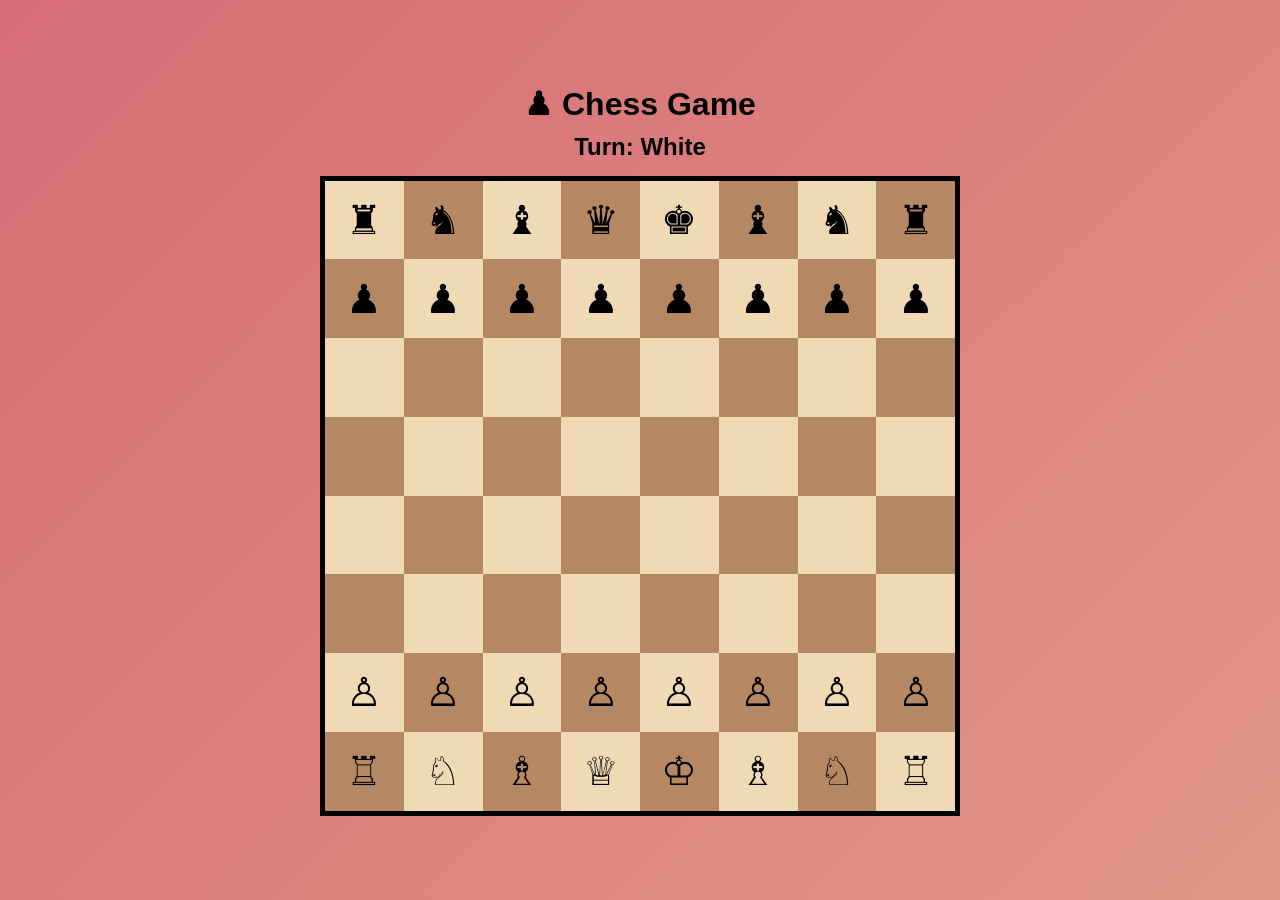
<file: chess project/index.html>
<!DOCTYPE html>
<html lang="en">

<head>

<meta charset="UTF-8">
<meta name="viewport" content="width=device-width, initial-scale=1.0">

<title>Chess Game</title>

<link rel="stylesheet" href="style.css">

</head>

<body>

<h1>♟ Chess Game</h1>

<h2 id="turn">Turn: White</h2>

<div id="board"></div>

<script src="script.js"></script>

</body>

</html>
</file>
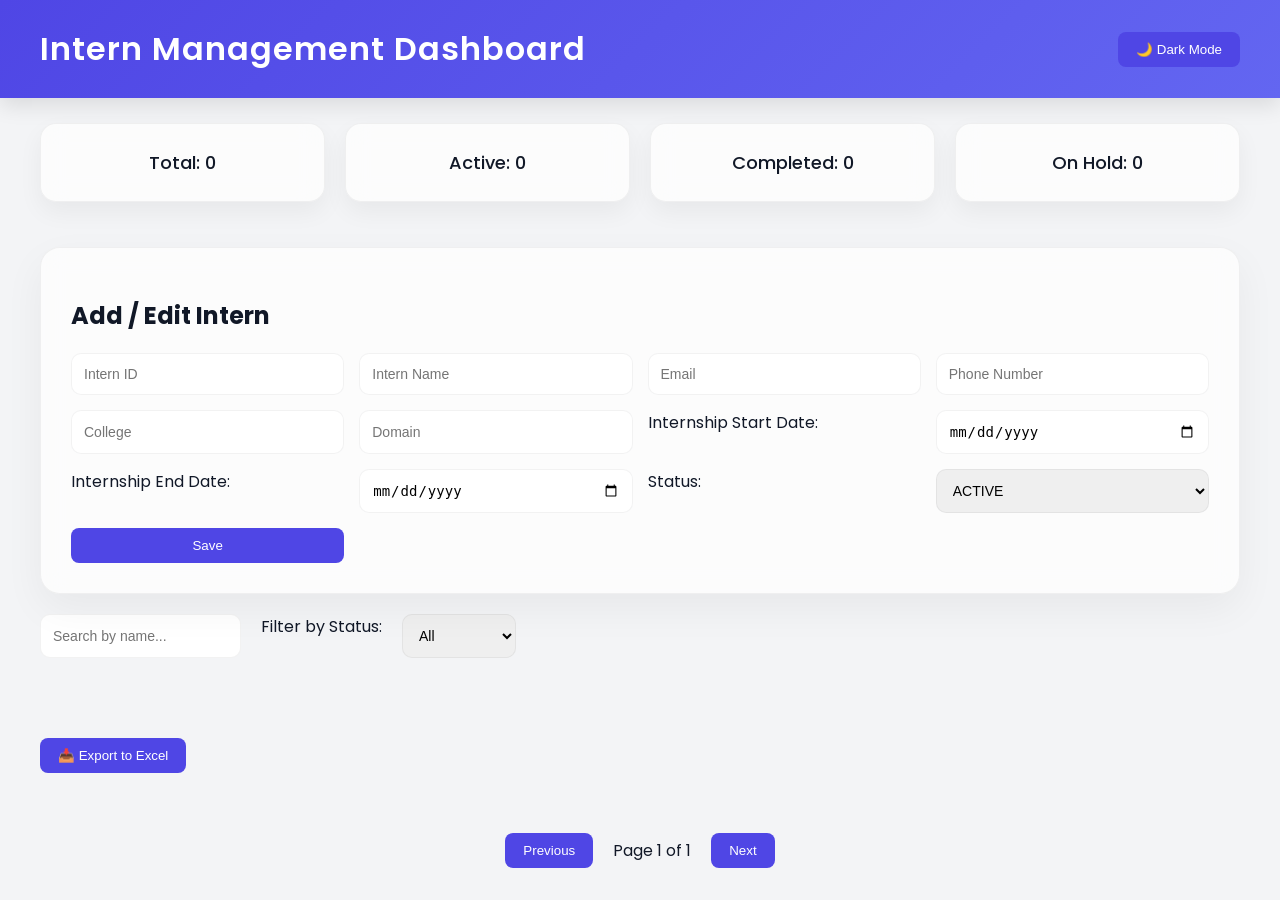
<file: Intern-Mangement-Dashboard/index.html>
<!DOCTYPE html>
<html lang="en">
<head>
    <meta charset="UTF-8">
    <meta name="viewport" content="width=device-width, initial-scale=1.0">
    <title>Intern Management Dashboard</title>
    <link rel="stylesheet" href="style.css">
</head>
<body>

<header>
    <h1>Intern Management Dashboard</h1>
    <button id="darkModeToggle">🌙 Dark Mode</button>
</header>

<section class="stats">
    <div class="stat-card">Total: <span id="totalCount">0</span></div>
    <div class="stat-card">Active: <span id="activeCount">0</span></div>
    <div class="stat-card">Completed: <span id="completedCount">0</span></div>
    <div class="stat-card">On Hold: <span id="onHoldCount">0</span></div>
</section>

<section class="form-section">
    <h2>Add / Edit Intern</h2>
    <form id="internForm">
        <input type="hidden" id="editIndex">

        <input type="text" id="internId" placeholder="Intern ID" required>
        <input type="text" id="internName" placeholder="Intern Name" required>
        <input type="email" id="email" placeholder="Email" required>
        <input type="text" id="phoneNumber" placeholder="Phone Number" required>
        <input type="text" id="college" placeholder="College" required>
        <input type="text" id="domain" placeholder="Domain" required>

        <label>Internship Start Date:</label>
        <input type="date" id="internshipStartDate" title="Internship Start Date" required>

        <label>Internship End Date:</label>
        <input type="date" id="internshipEndDate" title="Internship End Date" required>

        <label for="status">Status:</label>
        <select id="status" title="Internship Status">
            <option value="ACTIVE">ACTIVE</option>
            <option value="COMPLETED">COMPLETED</option>
            <option value="DROPPED">DROPPED</option>
        </select>

        <button type="submit">Save</button>
    </form>
</section>

<section class="filter-search">
    <input type="text" id="searchInput" placeholder="Search by name...">
    <label for="filterStatus">Filter by Status:</label>
    <select id="filterStatus">
        <option value="All">All</option>
        <option value="Active">Active</option>
        <option value="Completed">Completed</option>
        <option value="On Hold">On Hold</option>
    </select>
</section>

<section class="intern-list">
    <div id="internContainer"></div>
</section>

<div class="top-actions">
    <button id="exportBtn">📥 Export to Excel</button>
</div>

<div class="pagination">
    <button id="prevPage">Previous</button>
    <span id="pageInfo"></span>
    <button id="nextPage">Next</button>
</div>

<script src="script.js"></script>
</body>
</html>
</file>
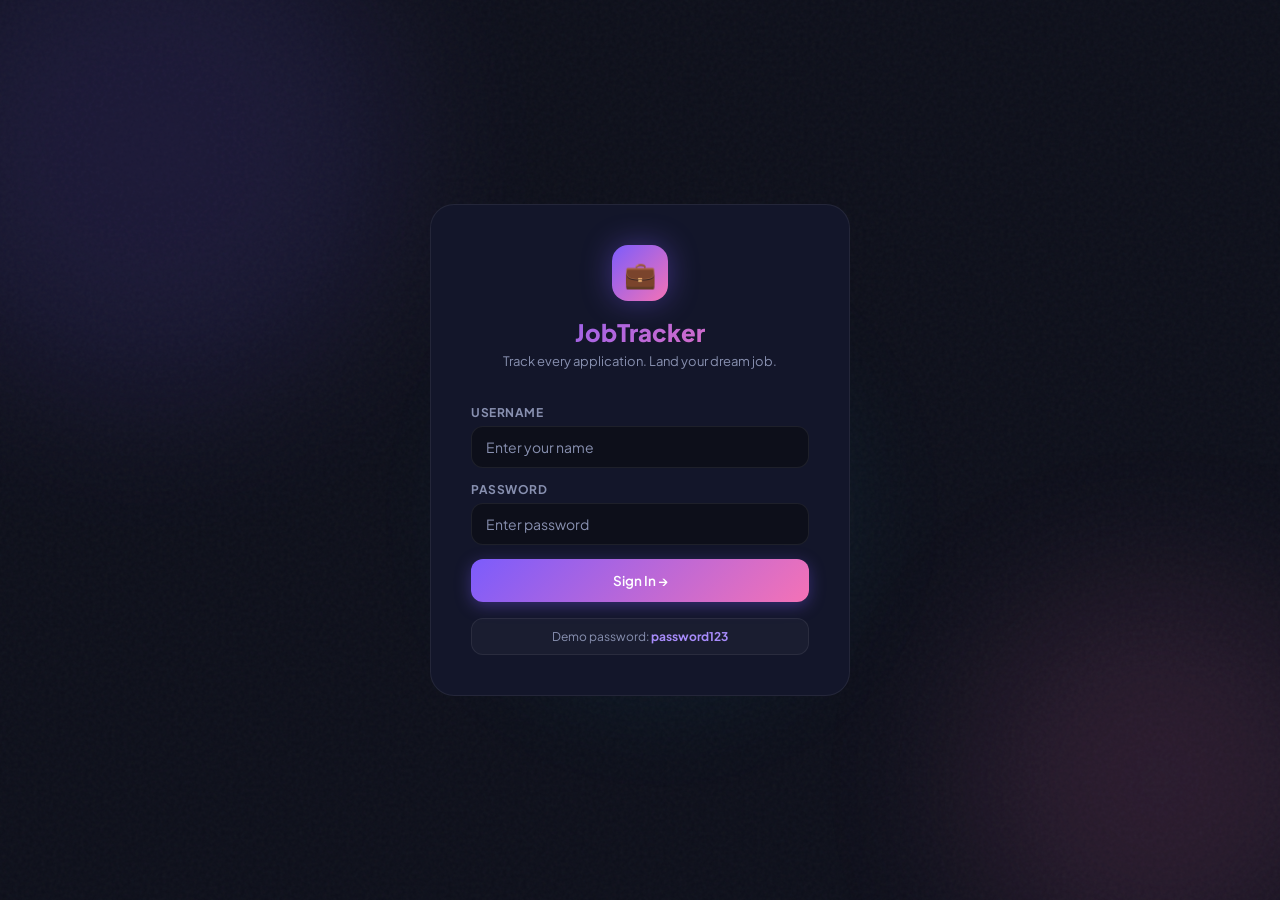
<file: Job_Application_Tracker/index.html>
<!DOCTYPE html>
<html lang="en">
<head>
  <meta charset="UTF-8">
  <meta name="viewport" content="width=device-width, initial-scale=1.0">
  <title>JobTracker — Login</title>
  <link rel="stylesheet" href="css/styles.css">
</head>
<body>

  <div class="blob blob-1"></div>
  <div class="blob blob-2"></div>
  <div class="blob blob-3"></div>

  <div class="login-page">
    <div class="login-card">

      <div class="login-header">
        <div class="login-logo">💼</div>
        <h1>JobTracker</h1>
        <p>Track every application. Land your dream job.</p>
      </div>

      <div class="login-form">
        <div class="input-group">
          <label>Username</label>
          <input type="text" id="username" placeholder="Enter your name" autocomplete="username">
        </div>
        <div class="input-group">
          <label>Password</label>
          <input type="password" id="password" placeholder="Enter password"
            autocomplete="current-password"
            onkeydown="if(event.key==='Enter') login()">
        </div>
        <button class="btn btn-primary" style="width:100%; justify-content:center; padding:13px;" onclick="login()">
          Sign In →
        </button>
      </div>

      <div class="login-hint">
        Demo password: <strong>password123</strong>
      </div>

    </div>
  </div>

  <div class="toast-container" id="toastContainer"></div>

  <script src="js/app.js"></script>
</body>
</html>
</file>
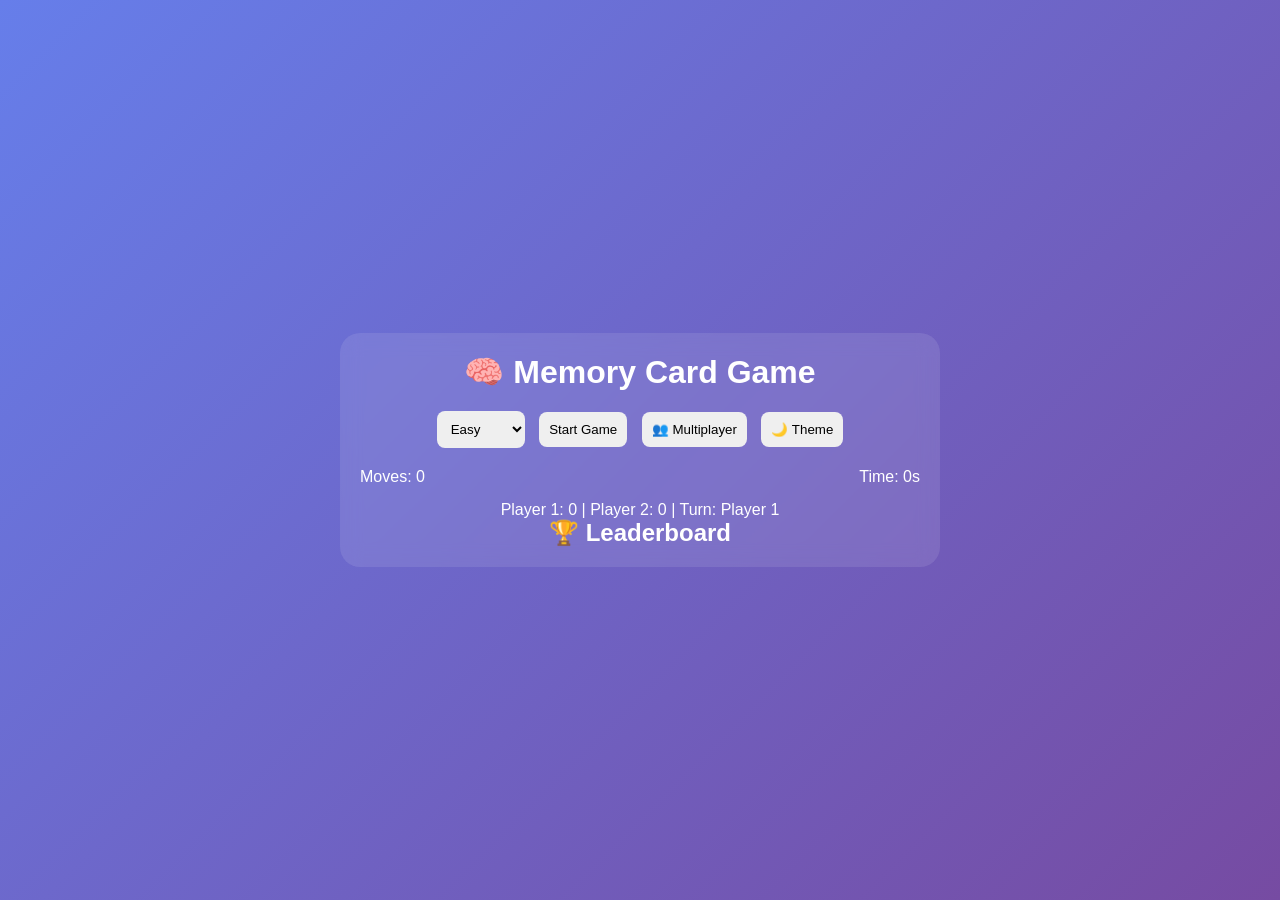
<file: Memory-Card-Game/index.html>
<!DOCTYPE html>
<html lang="en">

<head>
<meta charset="UTF-8">
<title>Memory Card Game</title>
<link rel="stylesheet" href="style.css">
</head>

<body>

<div class="container">

<h1>🧠 Memory Card Game</h1>

<div class="controls">

<select id="difficulty">
<option value="easy">Easy</option>
<option value="medium">Medium</option>
<option value="hard">Hard</option>
</select>

<button id="start">Start Game</button>
<button id="multiplayer">👥 Multiplayer</button>
<button id="themeToggle">🌙 Theme</button>

</div>

<div class="stats">
<div>Moves: <span id="moves">0</span></div>
<div>Time: <span id="timer">0</span>s</div>
</div>

<div id="players">
Player 1: <span id="p1">0</span> |
Player 2: <span id="p2">0</span> |
Turn: <span id="turn">Player 1</span>
</div>

<div id="board" class="board"></div>

<h2>🏆 Leaderboard</h2>
<ul id="leaderboard"></ul>

</div>

<canvas id="confetti"></canvas>

<script src="script.js"></script>

</body>
</html>
</file>
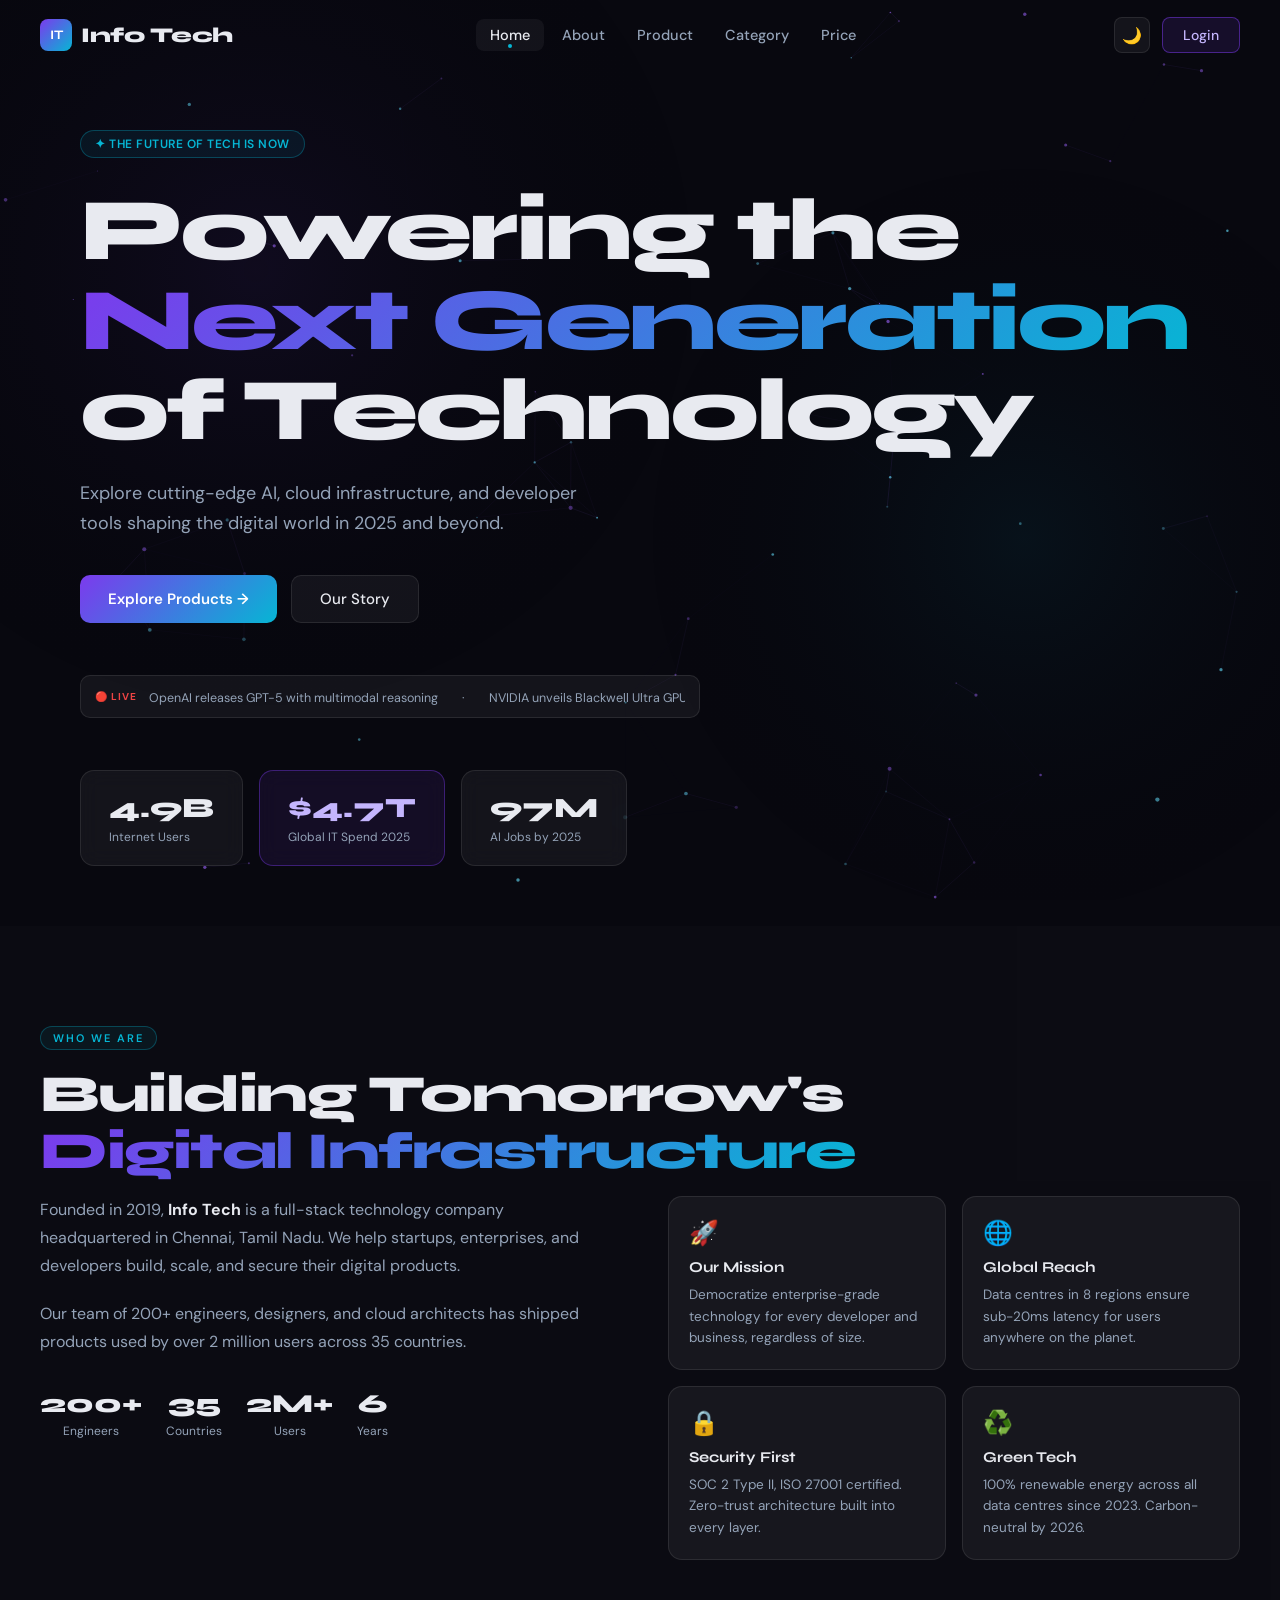
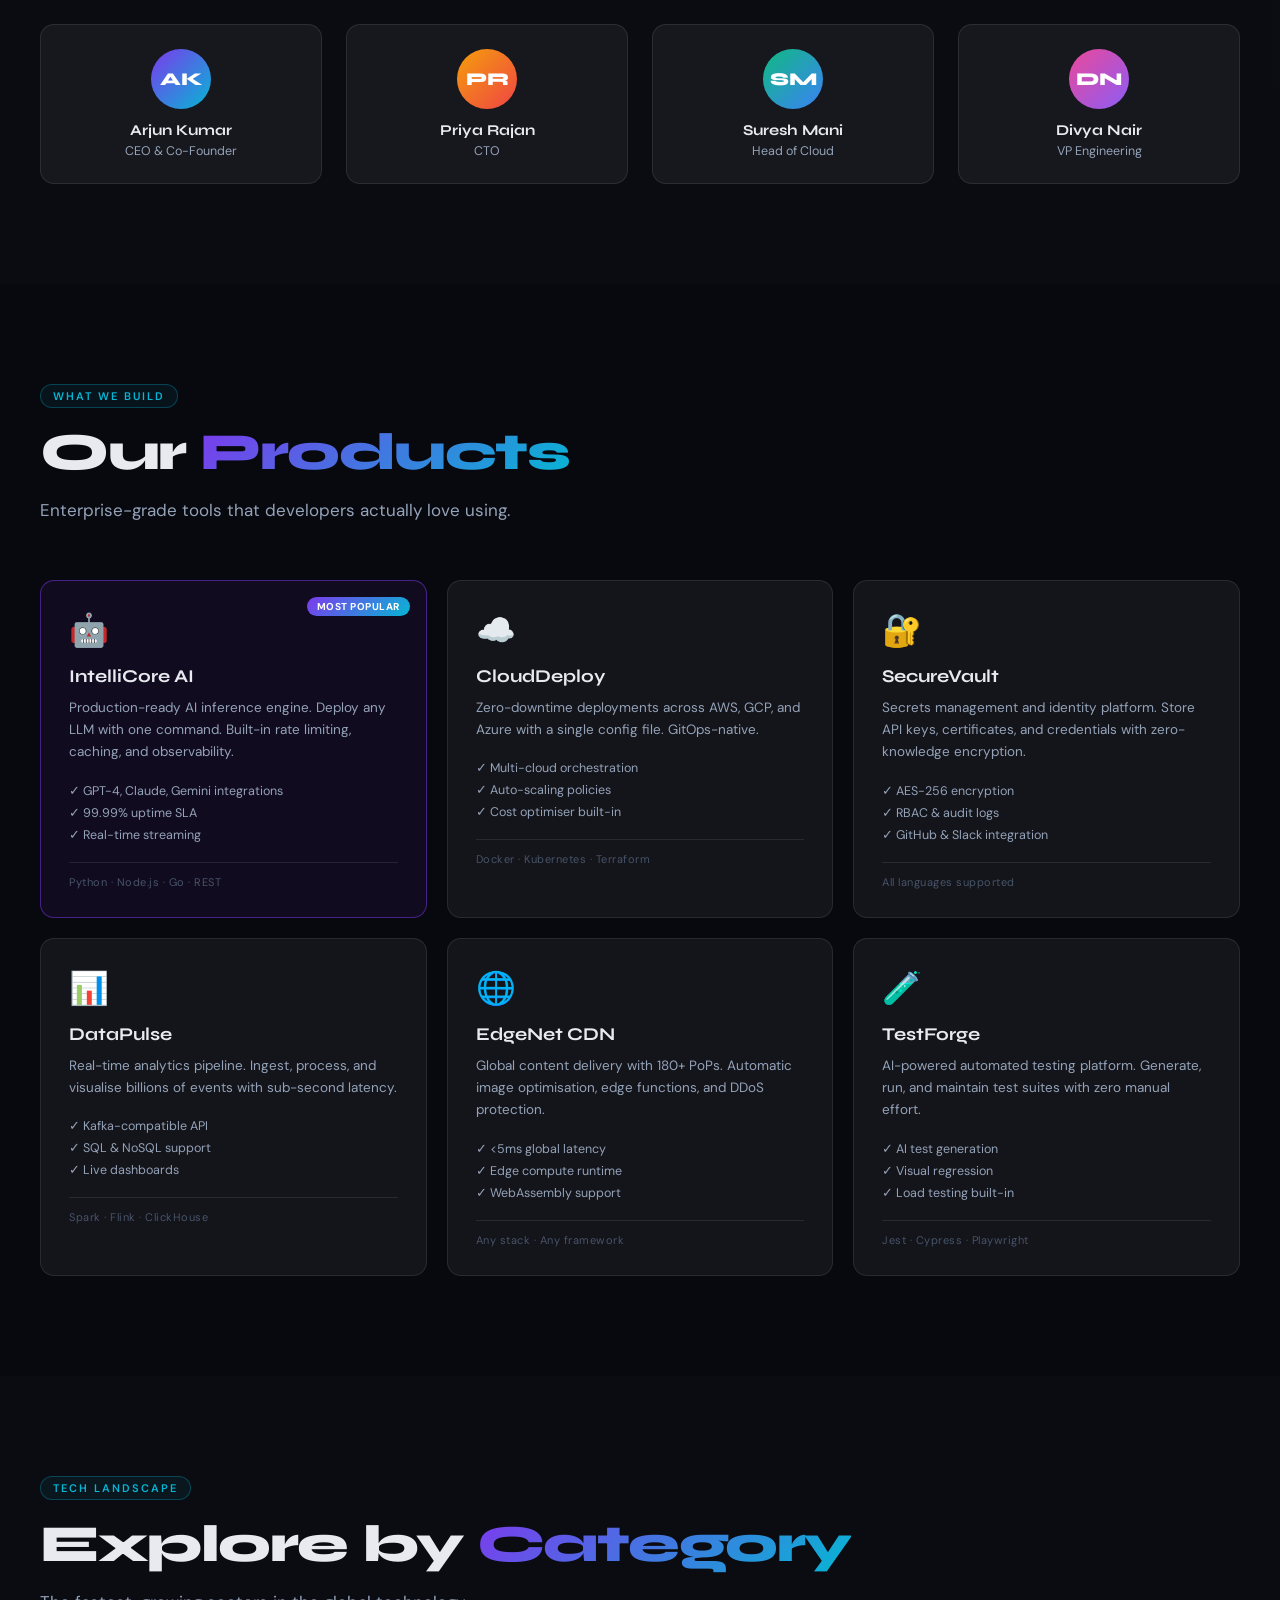
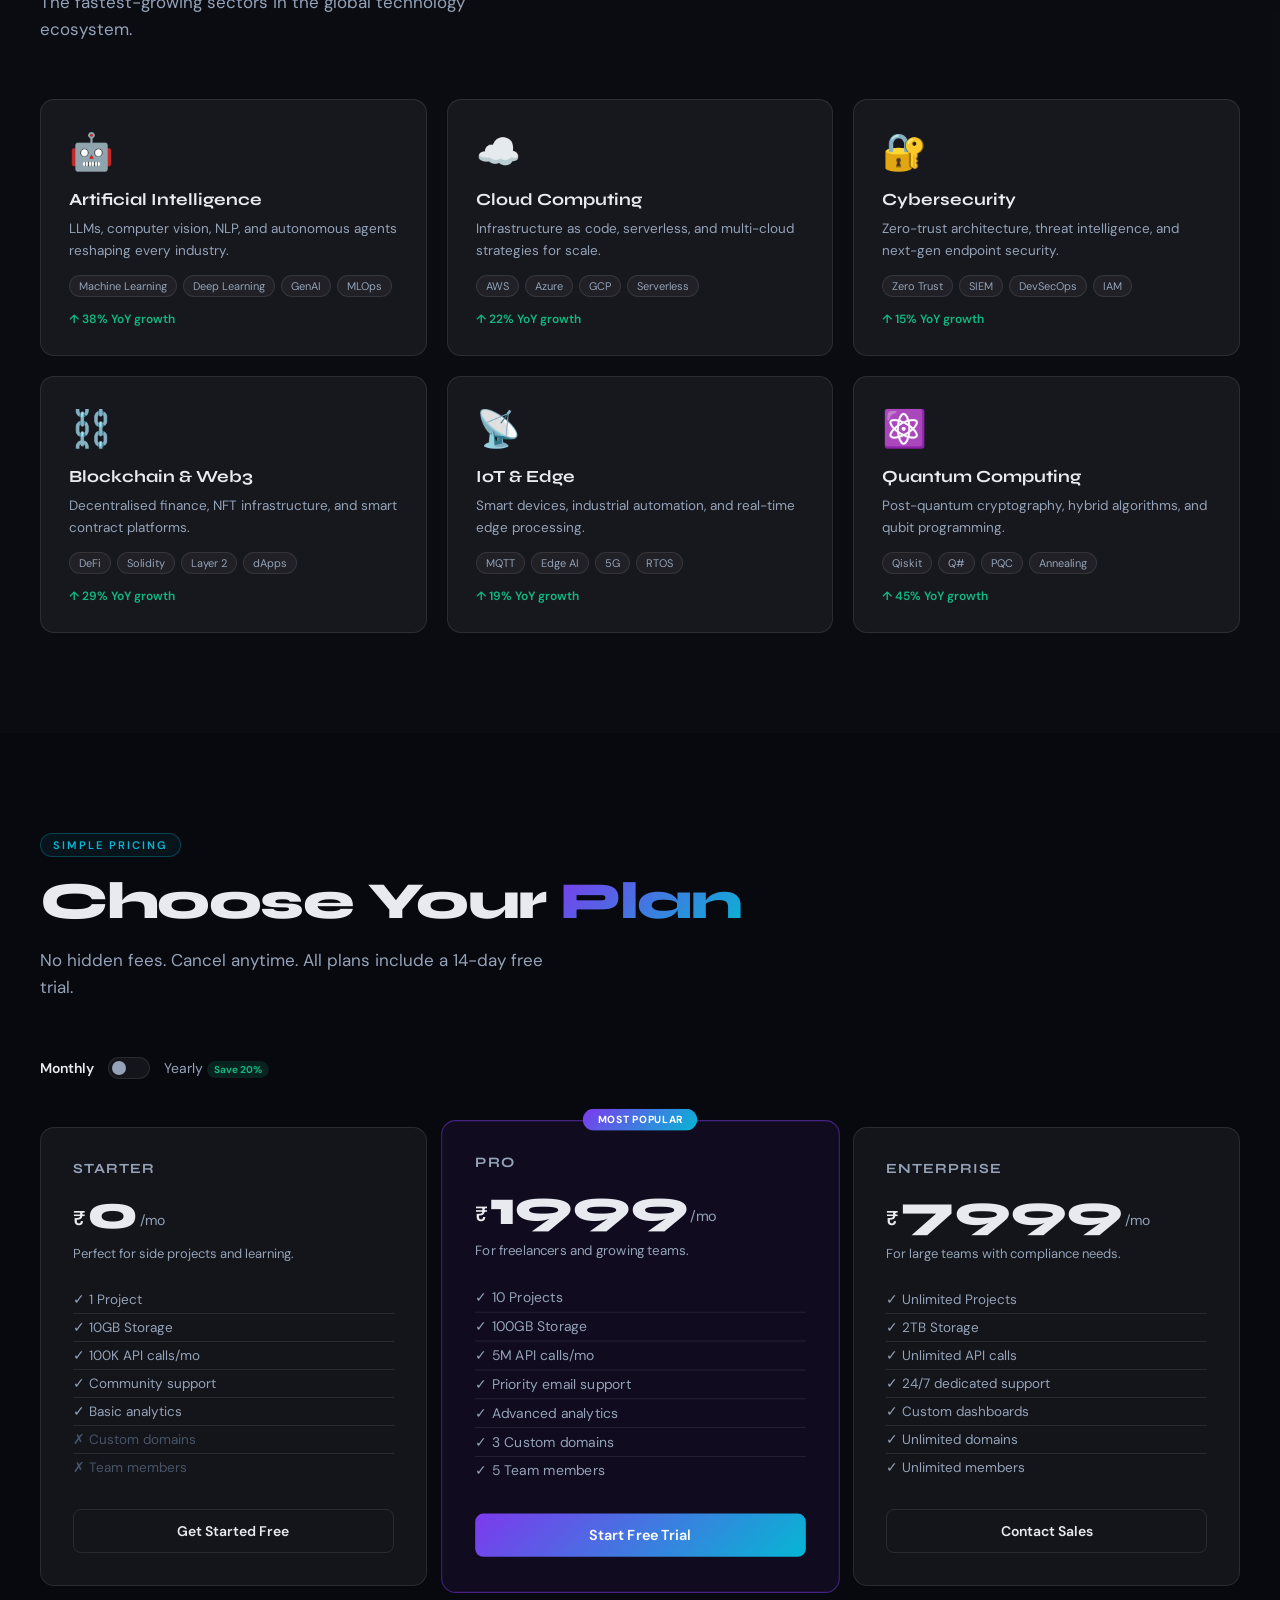
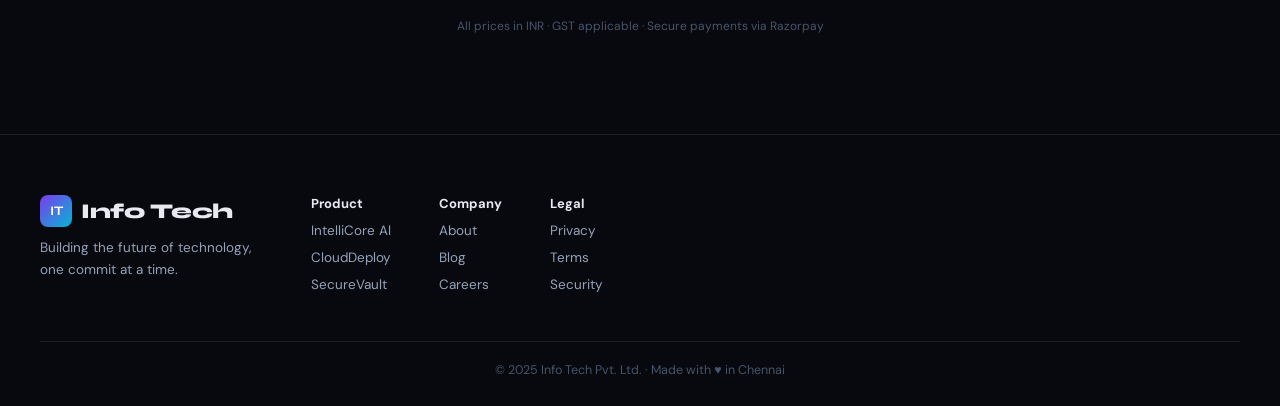
<file: Navbar/index.html>
<!DOCTYPE html>
<html lang="en">
<head>
  <meta charset="UTF-8">
  <meta name="viewport" content="width=device-width, initial-scale=1.0">
  <title>Info Tech — Future of Technology</title>
  <link href="https://fonts.googleapis.com/css2?family=Syne:wght@400;600;700;800&family=DM+Sans:ital,wght@0,300;0,400;0,500;1,400&display=swap" rel="stylesheet">
  <link rel="stylesheet" href="style.css">
</head>
<body>

  <!-- ANIMATED BACKGROUND -->
  <canvas id="bgCanvas"></canvas>

  <!-- HEADER -->
  <header id="header">
    <a href="#home" class="logo">
      <div class="logo-icon">IT</div>
      Info Tech
    </a>
    <nav>
      <ul id="navLinks">
        <li><a href="#home"     class="nav-link active">Home</a></li>
        <li><a href="#about"    class="nav-link">About</a></li>
        <li><a href="#product"  class="nav-link">Product</a></li>
        <li><a href="#category" class="nav-link">Category</a></li>
        <li><a href="#price"    class="nav-link">Price</a></li>
      </ul>
    </nav>
    <div class="nav-actions">
      <button class="theme-btn" id="themeBtn" title="Toggle theme">🌙</button>
      <button class="login-btn" id="loginBtn"><span>Login</span></button>
      <button class="hamburger" id="hamburger" aria-label="Toggle menu">
        <span></span><span></span><span></span>
      </button>
    </div>
  </header>

  <!-- MOBILE MENU -->
  <div class="mobile-menu" id="mobileMenu">
    <ul>
      <li><a href="#home"     class="nav-link active">Home     <span class="arrow">›</span></a></li>
      <li><a href="#about"    class="nav-link">About    <span class="arrow">›</span></a></li>
      <li><a href="#product"  class="nav-link">Product  <span class="arrow">›</span></a></li>
      <li><a href="#category" class="nav-link">Category <span class="arrow">›</span></a></li>
      <li><a href="#price"    class="nav-link">Price    <span class="arrow">›</span></a></li>
    </ul>
    <div class="mobile-divider"></div>
    <button class="mobile-login" id="mobileLoginBtn">Login to Info Tech →</button>
  </div>

  <!-- ══ SECTION 1: HOME ══ -->
  <section class="section hero-section" id="home">
    <div class="hero-content">
      <div class="hero-tag">✦ The Future of Tech is Now</div>
      <h1 class="hero-title">
        Powering the<br>
        <span class="gradient-text">Next Generation</span><br>
        of Technology
      </h1>
      <p class="hero-sub">
        Explore cutting-edge AI, cloud infrastructure, and developer tools shaping the digital world in 2025 and beyond.
      </p>
      <div class="hero-cta">
        <button class="btn-primary" onclick="document.getElementById('product').scrollIntoView({behavior:'smooth'})">Explore Products →</button>
        <button class="btn-ghost"   onclick="document.getElementById('about').scrollIntoView({behavior:'smooth'})">Our Story</button>
      </div>

      <!-- Live news ticker -->
      <div class="ticker-wrap">
        <span class="ticker-label">🔴 LIVE</span>
        <div class="ticker-track">
          <div class="ticker-items">
            <span>OpenAI releases GPT-5 with multimodal reasoning</span>
            <span>·</span>
            <span>NVIDIA unveils Blackwell Ultra GPU architecture</span>
            <span>·</span>
            <span>Meta's Llama 4 goes open source</span>
            <span>·</span>
            <span>Apple Intelligence expands to 40+ languages</span>
            <span>·</span>
            <span>Quantum computing hits 1,000-qubit milestone</span>
            <span>·</span>
            <span>Google DeepMind's AlphaFold 3 cracks protein folding</span>
            <span>·</span>
            <span>OpenAI releases GPT-5 with multimodal reasoning</span>
            <span>·</span>
            <span>NVIDIA unveils Blackwell Ultra GPU architecture</span>
            <span>·</span>
          </div>
        </div>
      </div>
    </div>

    <!-- Floating stat cards -->
    <div class="stat-cards">
      <div class="stat-card">
        <div class="stat-num">4.9B</div>
        <div class="stat-label">Internet Users</div>
      </div>
      <div class="stat-card highlight">
        <div class="stat-num">$4.7T</div>
        <div class="stat-label">Global IT Spend 2025</div>
      </div>
      <div class="stat-card">
        <div class="stat-num">97M</div>
        <div class="stat-label">AI Jobs by 2025</div>
      </div>
    </div>
  </section>

  <!-- ══ SECTION 2: ABOUT ══ -->
  <section class="section about-section" id="about">
    <div class="section-inner">
      <div class="section-label">Who We Are</div>
      <h2 class="section-title">Building Tomorrow's<br><span class="gradient-text">Digital Infrastructure</span></h2>

      <div class="about-grid">
        <div class="about-text">
          <p>Founded in 2019, <strong>Info Tech</strong> is a full-stack technology company headquartered in Chennai, Tamil Nadu. We help startups, enterprises, and developers build, scale, and secure their digital products.</p>
          <p>Our team of 200+ engineers, designers, and cloud architects has shipped products used by over 2 million users across 35 countries.</p>
          <div class="about-stats">
            <div class="astat"><span>200+</span>Engineers</div>
            <div class="astat"><span>35</span>Countries</div>
            <div class="astat"><span>2M+</span>Users</div>
            <div class="astat"><span>6</span>Years</div>
          </div>
        </div>
        <div class="about-cards">
          <div class="about-card"><div class="ac-icon">🚀</div><h4>Our Mission</h4><p>Democratize enterprise-grade technology for every developer and business, regardless of size.</p></div>
          <div class="about-card"><div class="ac-icon">🌐</div><h4>Global Reach</h4><p>Data centres in 8 regions ensure sub-20ms latency for users anywhere on the planet.</p></div>
          <div class="about-card"><div class="ac-icon">🔒</div><h4>Security First</h4><p>SOC 2 Type II, ISO 27001 certified. Zero-trust architecture built into every layer.</p></div>
          <div class="about-card"><div class="ac-icon">♻️</div><h4>Green Tech</h4><p>100% renewable energy across all data centres since 2023. Carbon-neutral by 2026.</p></div>
        </div>
      </div>

      <div class="team-row">
        <div class="team-card"><div class="team-avatar" style="background:linear-gradient(135deg,#7c3aed,#06b6d4)">AK</div><div class="team-name">Arjun Kumar</div><div class="team-role">CEO & Co-Founder</div></div>
        <div class="team-card"><div class="team-avatar" style="background:linear-gradient(135deg,#f59e0b,#ef4444)">PR</div><div class="team-name">Priya Rajan</div><div class="team-role">CTO</div></div>
        <div class="team-card"><div class="team-avatar" style="background:linear-gradient(135deg,#10b981,#3b82f6)">SM</div><div class="team-name">Suresh Mani</div><div class="team-role">Head of Cloud</div></div>
        <div class="team-card"><div class="team-avatar" style="background:linear-gradient(135deg,#ec4899,#8b5cf6)">DN</div><div class="team-name">Divya Nair</div><div class="team-role">VP Engineering</div></div>
      </div>
    </div>
  </section>

  <!-- ══ SECTION 3: PRODUCT ══ -->
  <section class="section product-section" id="product">
    <div class="section-inner">
      <div class="section-label">What We Build</div>
      <h2 class="section-title">Our <span class="gradient-text">Products</span></h2>
      <p class="section-sub">Enterprise-grade tools that developers actually love using.</p>

      <div class="product-grid">
        <div class="product-card featured">
          <div class="pc-badge">Most Popular</div>
          <div class="pc-icon">🤖</div>
          <h3>IntelliCore AI</h3>
          <p>Production-ready AI inference engine. Deploy any LLM with one command. Built-in rate limiting, caching, and observability.</p>
          <ul class="pc-features"><li>✓ GPT-4, Claude, Gemini integrations</li><li>✓ 99.99% uptime SLA</li><li>✓ Real-time streaming</li></ul>
          <div class="pc-lang">Python · Node.js · Go · REST</div>
        </div>
        <div class="product-card">
          <div class="pc-icon">☁️</div>
          <h3>CloudDeploy</h3>
          <p>Zero-downtime deployments across AWS, GCP, and Azure with a single config file. GitOps-native.</p>
          <ul class="pc-features"><li>✓ Multi-cloud orchestration</li><li>✓ Auto-scaling policies</li><li>✓ Cost optimiser built-in</li></ul>
          <div class="pc-lang">Docker · Kubernetes · Terraform</div>
        </div>
        <div class="product-card">
          <div class="pc-icon">🔐</div>
          <h3>SecureVault</h3>
          <p>Secrets management and identity platform. Store API keys, certificates, and credentials with zero-knowledge encryption.</p>
          <ul class="pc-features"><li>✓ AES-256 encryption</li><li>✓ RBAC & audit logs</li><li>✓ GitHub & Slack integration</li></ul>
          <div class="pc-lang">All languages supported</div>
        </div>
        <div class="product-card">
          <div class="pc-icon">📊</div>
          <h3>DataPulse</h3>
          <p>Real-time analytics pipeline. Ingest, process, and visualise billions of events with sub-second latency.</p>
          <ul class="pc-features"><li>✓ Kafka-compatible API</li><li>✓ SQL & NoSQL support</li><li>✓ Live dashboards</li></ul>
          <div class="pc-lang">Spark · Flink · ClickHouse</div>
        </div>
        <div class="product-card">
          <div class="pc-icon">🌐</div>
          <h3>EdgeNet CDN</h3>
          <p>Global content delivery with 180+ PoPs. Automatic image optimisation, edge functions, and DDoS protection.</p>
          <ul class="pc-features"><li>✓ &lt;5ms global latency</li><li>✓ Edge compute runtime</li><li>✓ WebAssembly support</li></ul>
          <div class="pc-lang">Any stack · Any framework</div>
        </div>
        <div class="product-card">
          <div class="pc-icon">🧪</div>
          <h3>TestForge</h3>
          <p>AI-powered automated testing platform. Generate, run, and maintain test suites with zero manual effort.</p>
          <ul class="pc-features"><li>✓ AI test generation</li><li>✓ Visual regression</li><li>✓ Load testing built-in</li></ul>
          <div class="pc-lang">Jest · Cypress · Playwright</div>
        </div>
      </div>
    </div>
  </section>

  <!-- ══ SECTION 4: CATEGORY ══ -->
  <section class="section category-section" id="category">
    <div class="section-inner">
      <div class="section-label">Tech Landscape</div>
      <h2 class="section-title">Explore by <span class="gradient-text">Category</span></h2>
      <p class="section-sub">The fastest-growing sectors in the global technology ecosystem.</p>

      <div class="category-grid">
        <div class="cat-card"><div class="cat-emoji">🤖</div><h3>Artificial Intelligence</h3><p>LLMs, computer vision, NLP, and autonomous agents reshaping every industry.</p><div class="cat-tags"><span>Machine Learning</span><span>Deep Learning</span><span>GenAI</span><span>MLOps</span></div><div class="cat-growth">↑ 38% YoY growth</div></div>
        <div class="cat-card"><div class="cat-emoji">☁️</div><h3>Cloud Computing</h3><p>Infrastructure as code, serverless, and multi-cloud strategies for scale.</p><div class="cat-tags"><span>AWS</span><span>Azure</span><span>GCP</span><span>Serverless</span></div><div class="cat-growth">↑ 22% YoY growth</div></div>
        <div class="cat-card"><div class="cat-emoji">🔐</div><h3>Cybersecurity</h3><p>Zero-trust architecture, threat intelligence, and next-gen endpoint security.</p><div class="cat-tags"><span>Zero Trust</span><span>SIEM</span><span>DevSecOps</span><span>IAM</span></div><div class="cat-growth">↑ 15% YoY growth</div></div>
        <div class="cat-card"><div class="cat-emoji">⛓️</div><h3>Blockchain & Web3</h3><p>Decentralised finance, NFT infrastructure, and smart contract platforms.</p><div class="cat-tags"><span>DeFi</span><span>Solidity</span><span>Layer 2</span><span>dApps</span></div><div class="cat-growth">↑ 29% YoY growth</div></div>
        <div class="cat-card"><div class="cat-emoji">📡</div><h3>IoT & Edge</h3><p>Smart devices, industrial automation, and real-time edge processing.</p><div class="cat-tags"><span>MQTT</span><span>Edge AI</span><span>5G</span><span>RTOS</span></div><div class="cat-growth">↑ 19% YoY growth</div></div>
        <div class="cat-card"><div class="cat-emoji">⚛️</div><h3>Quantum Computing</h3><p>Post-quantum cryptography, hybrid algorithms, and qubit programming.</p><div class="cat-tags"><span>Qiskit</span><span>Q#</span><span>PQC</span><span>Annealing</span></div><div class="cat-growth">↑ 45% YoY growth</div></div>
      </div>
    </div>
  </section>

  <!-- ══ SECTION 5: PRICE ══ -->
  <section class="section price-section" id="price">
    <div class="section-inner">
      <div class="section-label">Simple Pricing</div>
      <h2 class="section-title">Choose Your <span class="gradient-text">Plan</span></h2>
      <p class="section-sub">No hidden fees. Cancel anytime. All plans include a 14-day free trial.</p>

      <div class="billing-toggle">
        <span id="toggleMonthly" class="toggle-opt active">Monthly</span>
        <label class="switch">
          <input type="checkbox" id="billingSwitch">
          <span class="slider-switch"></span>
        </label>
        <span id="toggleYearly" class="toggle-opt">Yearly <em class="save-badge">Save 20%</em></span>
      </div>

      <div class="price-grid">
        <div class="price-card">
          <div class="plan-name">Starter</div>
          <div class="plan-price"><span class="currency">₹</span><span class="amount" data-monthly="0" data-yearly="0">0</span><span class="period">/mo</span></div>
          <div class="plan-desc">Perfect for side projects and learning.</div>
          <ul class="plan-features">
            <li>✓ 1 Project</li><li>✓ 10GB Storage</li><li>✓ 100K API calls/mo</li>
            <li>✓ Community support</li><li>✓ Basic analytics</li>
            <li class="disabled">✗ Custom domains</li><li class="disabled">✗ Team members</li>
          </ul>
          <button class="plan-btn outline">Get Started Free</button>
        </div>
        <div class="price-card popular">
          <div class="popular-badge">Most Popular</div>
          <div class="plan-name">Pro</div>
          <div class="plan-price"><span class="currency">₹</span><span class="amount" data-monthly="1999" data-yearly="1599">1999</span><span class="period">/mo</span></div>
          <div class="plan-desc">For freelancers and growing teams.</div>
          <ul class="plan-features">
            <li>✓ 10 Projects</li><li>✓ 100GB Storage</li><li>✓ 5M API calls/mo</li>
            <li>✓ Priority email support</li><li>✓ Advanced analytics</li>
            <li>✓ 3 Custom domains</li><li>✓ 5 Team members</li>
          </ul>
          <button class="plan-btn filled">Start Free Trial</button>
        </div>
        <div class="price-card">
          <div class="plan-name">Enterprise</div>
          <div class="plan-price"><span class="currency">₹</span><span class="amount" data-monthly="7999" data-yearly="6399">7999</span><span class="period">/mo</span></div>
          <div class="plan-desc">For large teams with compliance needs.</div>
          <ul class="plan-features">
            <li>✓ Unlimited Projects</li><li>✓ 2TB Storage</li><li>✓ Unlimited API calls</li>
            <li>✓ 24/7 dedicated support</li><li>✓ Custom dashboards</li>
            <li>✓ Unlimited domains</li><li>✓ Unlimited members</li>
          </ul>
          <button class="plan-btn outline">Contact Sales</button>
        </div>
      </div>
      <p class="price-note">All prices in INR · GST applicable · Secure payments via Razorpay</p>
    </div>
  </section>

  <!-- FOOTER -->
  <footer class="footer">
    <div class="footer-inner">
      <div class="footer-brand">
        <div class="logo" style="margin-bottom:10px;text-decoration:none;color:inherit">
          <div class="logo-icon">IT</div> Info Tech
        </div>
        <p>Building the future of technology,<br>one commit at a time.</p>
      </div>
      <div class="footer-links">
        <div><strong>Product</strong><a href="#product">IntelliCore AI</a><a href="#product">CloudDeploy</a><a href="#product">SecureVault</a></div>
        <div><strong>Company</strong><a href="#about">About</a><a href="#category">Blog</a><a href="#price">Careers</a></div>
        <div><strong>Legal</strong><a href="#">Privacy</a><a href="#">Terms</a><a href="#">Security</a></div>
      </div>
    </div>
    <div class="footer-bottom">© 2025 Info Tech Pvt. Ltd. · Made with ♥ in Chennai</div>
  </footer>

  <!-- TOAST -->
  <div class="toast" id="toast">
    <div class="toast-dot"></div>
    <span id="toastMsg">Welcome!</span>
  </div>

  <script src="script.js"></script>
</body>
</html>
</file>
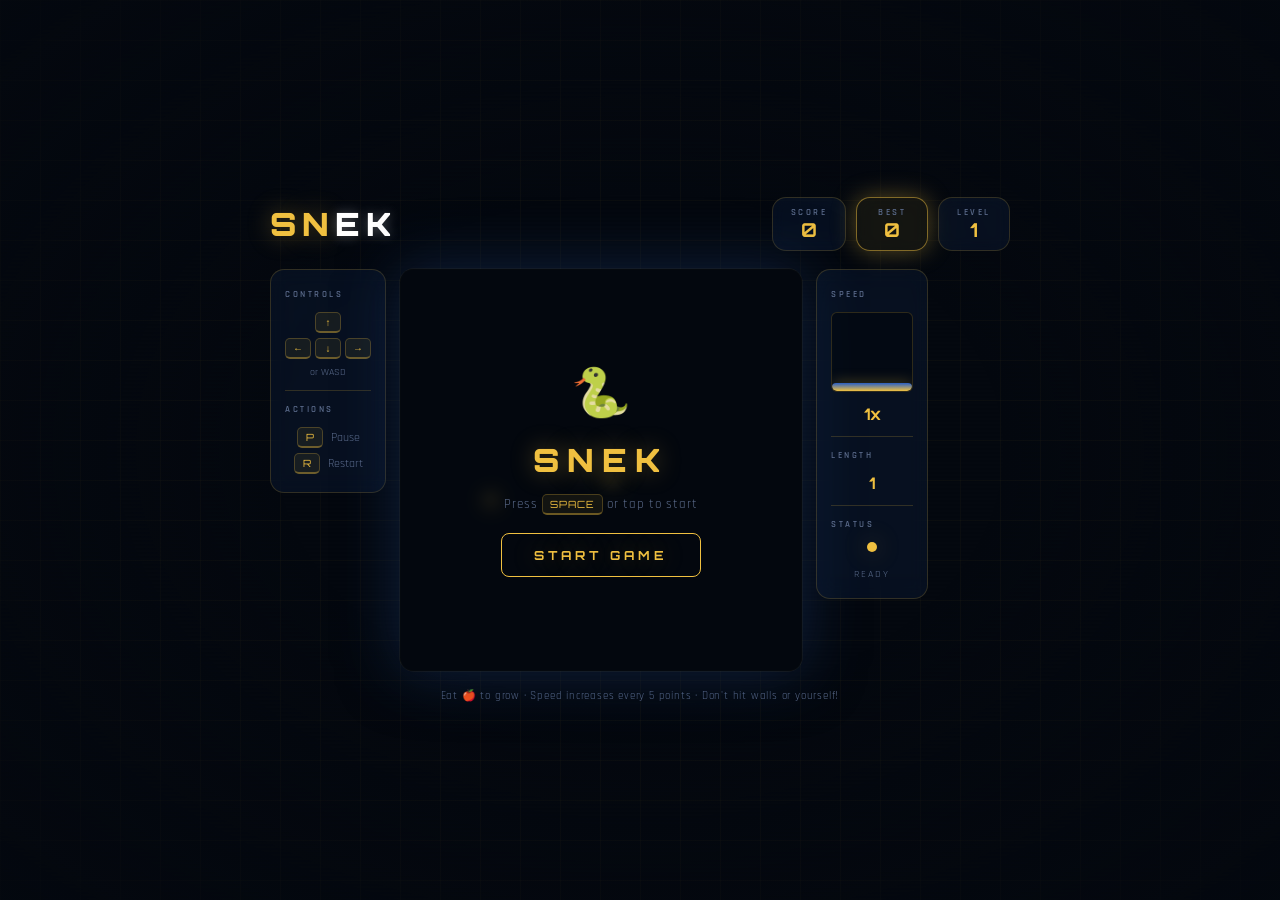
<file: Snake-Game/index.html>
<!DOCTYPE html>
<html lang="en">
<head>
  <meta charset="UTF-8"/>
  <meta name="viewport" content="width=device-width, initial-scale=1.0"/>
  <title>SNEK — Neon Snake Game</title>
  <link href="https://fonts.googleapis.com/css2?family=Orbitron:wght@400;700;900&family=Rajdhani:wght@300;400;600&display=swap" rel="stylesheet"/>
  <link rel="stylesheet" href="style.css"/>
</head>
<body>

  <div class="bg-grid"></div>
  <div class="scanline"></div>

  <div class="container">

    <header>
      <div class="logo">SN<span>EK</span></div>
      <div class="header-stats">
        <div class="stat-box">
          <div class="stat-label">SCORE</div>
          <div class="stat-value" id="score">0</div>
        </div>
        <div class="stat-box highlight">
          <div class="stat-label">BEST</div>
          <div class="stat-value" id="highScore">0</div>
        </div>
        <div class="stat-box">
          <div class="stat-label">LEVEL</div>
          <div class="stat-value" id="level">1</div>
        </div>
      </div>
    </header>

    <div class="game-wrap">
      <!-- Side panel left -->
      <div class="side-panel left">
        <div class="panel-label">CONTROLS</div>
        <div class="key-grid">
          <div class="key-row"><kbd>↑</kbd></div>
          <div class="key-row"><kbd>←</kbd><kbd>↓</kbd><kbd>→</kbd></div>
          <div class="key-hint">or WASD</div>
        </div>
        <div class="divider"></div>
        <div class="panel-label">ACTIONS</div>
        <div class="key-grid">
          <div class="key-row"><kbd>P</kbd> <span>Pause</span></div>
          <div class="key-row"><kbd>R</kbd> <span>Restart</span></div>
        </div>
      </div>

      <!-- Canvas -->
      <div class="canvas-wrap">
        <canvas id="gameCanvas" width="400" height="400"></canvas>

        <!-- Overlays -->
        <div class="overlay" id="startOverlay">
          <div class="overlay-icon">🐍</div>
          <div class="overlay-title">SNEK</div>
          <div class="overlay-sub">Press <kbd>SPACE</kbd> or tap to start</div>
          <button class="btn-start" id="startBtn">START GAME</button>
        </div>

        <div class="overlay hidden" id="pauseOverlay">
          <div class="overlay-icon">⏸</div>
          <div class="overlay-title">PAUSED</div>
          <div class="overlay-sub">Press <kbd>P</kbd> to resume</div>
          <button class="btn-start" id="resumeBtn">RESUME</button>
        </div>

        <div class="overlay hidden" id="gameOverOverlay">
          <div class="overlay-icon">💀</div>
          <div class="overlay-title">GAME OVER</div>
          <div class="go-score">Score: <span id="finalScore">0</span></div>
          <div class="go-best" id="newBestMsg" style="display:none">🏆 New High Score!</div>
          <button class="btn-start" id="restartBtn">PLAY AGAIN</button>
        </div>
      </div>

      <!-- Side panel right -->
      <div class="side-panel right">
        <div class="panel-label">SPEED</div>
        <div class="speed-bar-wrap">
          <div class="speed-bar" id="speedBar"></div>
        </div>
        <div class="speed-val" id="speedVal">1x</div>
        <div class="divider"></div>
        <div class="panel-label">LENGTH</div>
        <div class="length-val" id="lengthVal">1</div>
        <div class="divider"></div>
        <div class="panel-label">STATUS</div>
        <div class="status-dot" id="statusDot"></div>
        <div class="status-txt" id="statusTxt">READY</div>
      </div>
    </div>

    <footer>
      <div class="footer-tip">Eat 🍎 to grow · Speed increases every 5 points · Don't hit walls or yourself!</div>
    </footer>

  </div>

  <script src="app.js"></script>
</body>
</html>
</file>
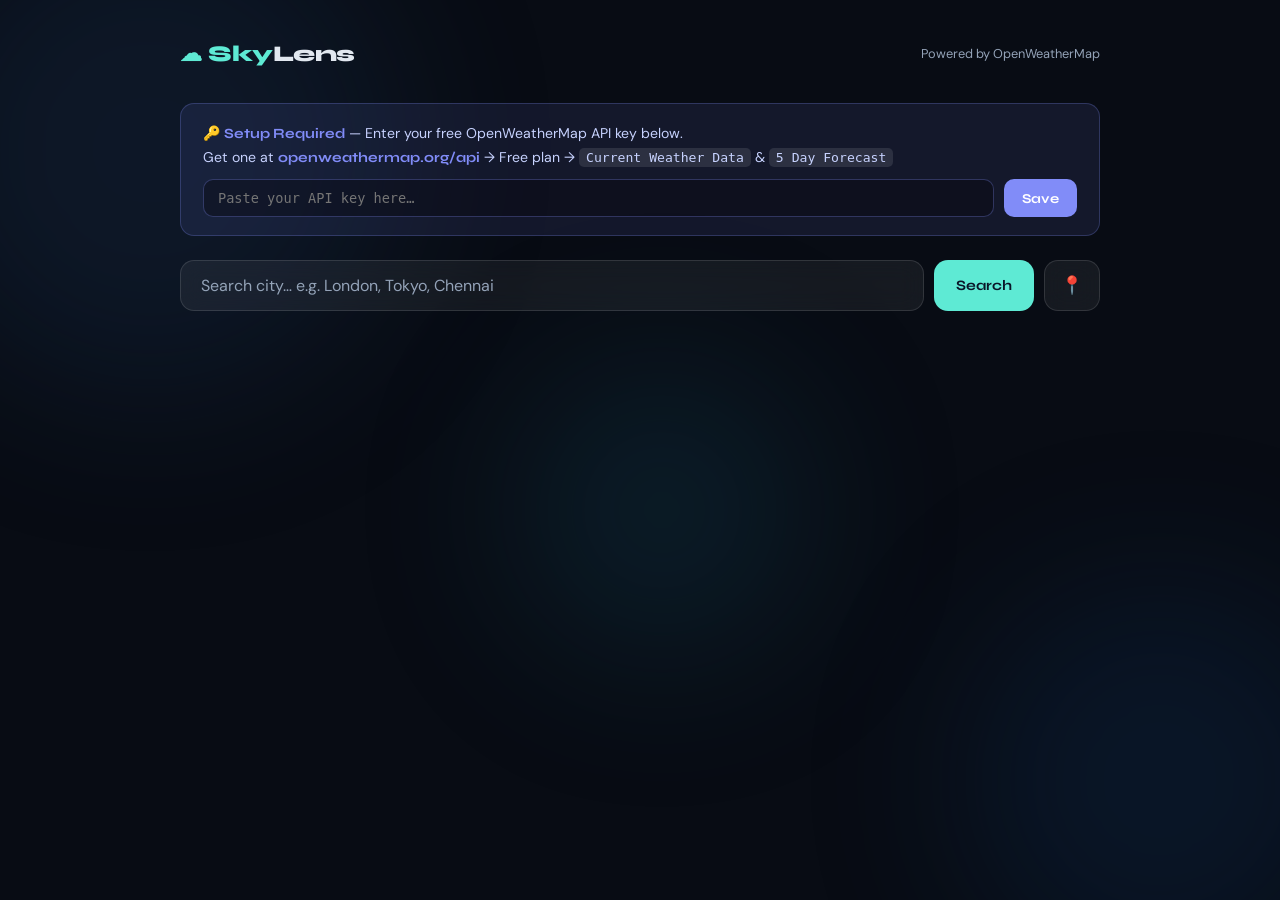
<file: weather-dashboard/index.html>
<!DOCTYPE html>
<html lang="en">
<head>
  <meta charset="UTF-8" />
  <meta name="viewport" content="width=device-width, initial-scale=1.0"/>
  <title>SkyLens — Weather Dashboard</title>
  <link href="https://fonts.googleapis.com/css2?family=Syne:wght@400;600;700;800&family=DM+Sans:wght@300;400;500&display=swap" rel="stylesheet"/>
  <link rel="stylesheet" href="style.css"/>
</head>
<body>

  <!-- Animated background orbs -->
  <div class="bg-orbs">
    <div class="orb orb1"></div>
    <div class="orb orb2"></div>
    <div class="orb orb3"></div>
  </div>

  <div class="wrapper">

    <!-- Header -->
    <header>
      <div class="brand">☁ Sky<span>Lens</span></div>
      <div class="header-sub">Powered by OpenWeatherMap</div>
    </header>

    <!-- API Key Notice -->
    <div class="api-notice" id="apiNotice">
      <strong>🔑 Setup Required</strong> — Enter your free OpenWeatherMap API key below.<br/>
      Get one at <strong>openweathermap.org/api</strong> → Free plan → <code>Current Weather Data</code> & <code>5 Day Forecast</code>
      <div class="key-row">
        <input type="text" id="apiKeyInput" placeholder="Paste your API key here…"/>
        <button class="btn-save" onclick="saveKey()">Save</button>
      </div>
    </div>

    <!-- Search -->
    <div class="search-wrap">
      <input type="text" id="searchInput" placeholder="Search city… e.g. London, Tokyo, Chennai"/>
      <button class="btn" onclick="searchWeather()">Search</button>
      <button class="btn btn-geo" title="Use my location" onclick="getGeo()">📍</button>
    </div>

    <!-- Loading / Error messages -->
    <div class="message" id="loadingMsg">
      <div class="spinner"></div>
      Fetching weather data…
    </div>
    <div class="message error" id="errorMsg"></div>

    <!-- Current weather card -->
    <div class="glass main-card" id="mainCard">
      <div class="main-top">
        <div>
          <div class="city-name" id="cityName">—</div>
          <div class="country-tag" id="countryTag"></div>
          <span class="weather-icon-main" id="mainIcon">🌤</span>
          <div class="condition" id="condition">—</div>
        </div>
        <div class="main-right">
          <div class="temp-big" id="tempBig">—<sup>°C</sup></div>
          <div class="feels" id="feelsLike">Feels like —</div>
        </div>
      </div>
      <div class="divider"></div>
      <div class="stats-row" id="statsRow"></div>
    </div>

    <!-- Hourly forecast -->
    <div class="section-title" id="hourlyTitle" style="display:none">Hourly Forecast</div>
    <div class="hourly-row" id="hourlyRow"></div>

    <!-- 5-Day forecast -->
    <div class="section-title" id="forecastTitle" style="display:none">5-Day Forecast</div>
    <div class="forecast-grid" id="forecastGrid"></div>

  </div>

  <script src="app.js"></script>
</body>
</html>
</file>
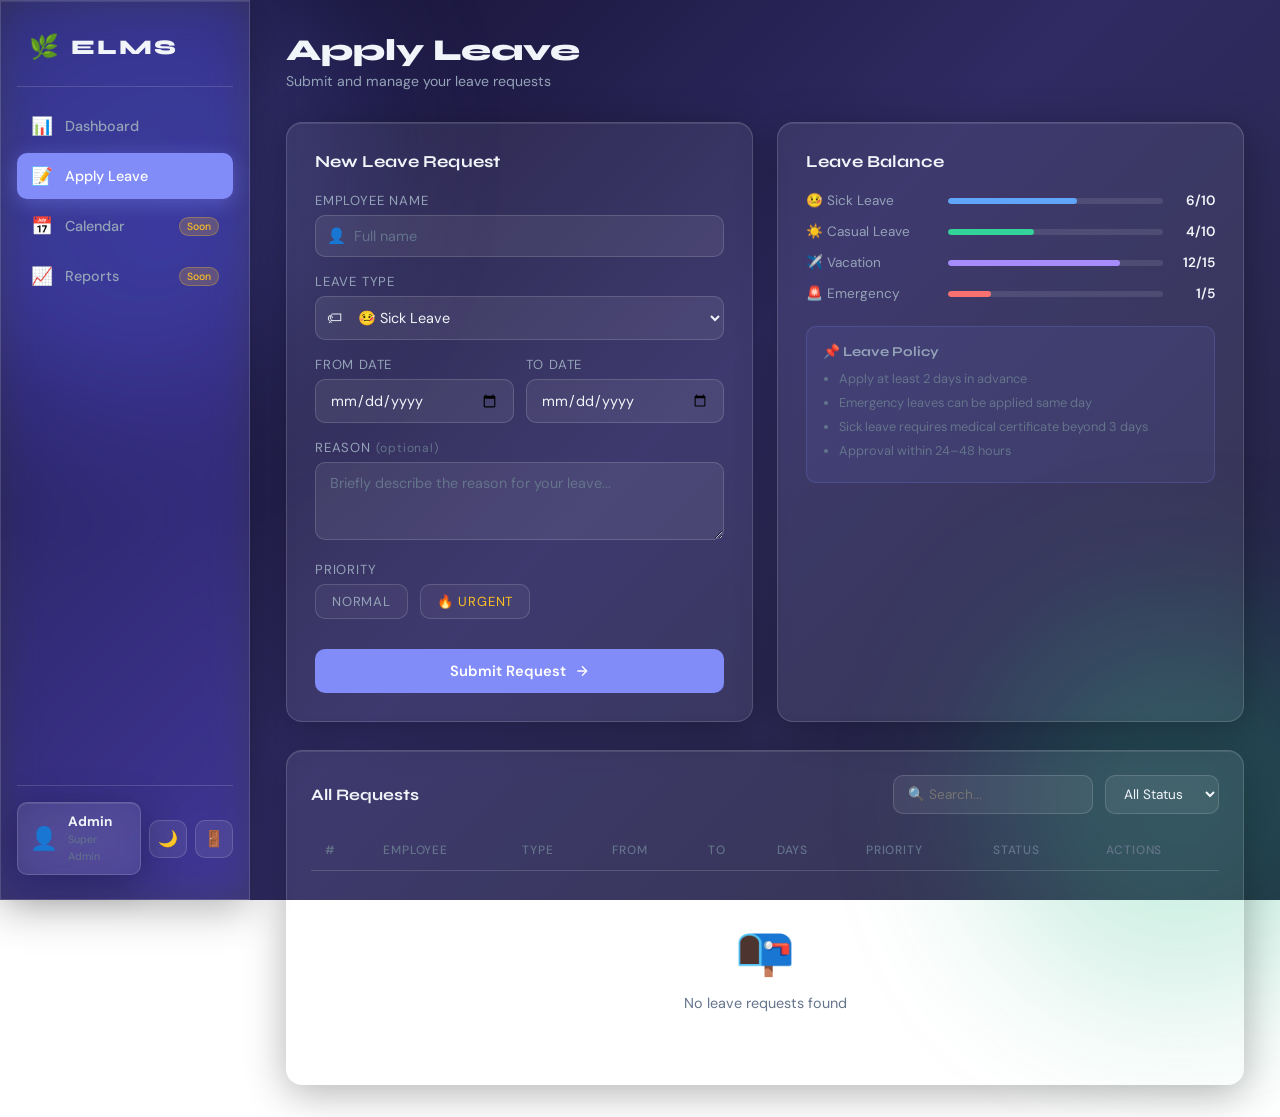
<file: Employee_Leave_Mangement/apply-leave.html>
<!DOCTYPE html>
<html lang="en">
<head>
  <meta charset="utf-8">
  <meta name="viewport" content="width=device-width, initial-scale=1.0">
  <title>ELMS — Apply Leave</title>
  <link rel="stylesheet" href="styles.css">
  <link href="https://fonts.googleapis.com/css2?family=Syne:wght@400;600;700;800&family=DM+Sans:wght@300;400;500&display=swap" rel="stylesheet">
</head>
<body>

  <div class="blob blob-1"></div>
  <div class="blob blob-2"></div>

  <!-- Sidebar -->
  <aside class="sidebar glass" id="sidebar">
    <div class="sidebar-brand">
      <span class="brand-icon">🌿</span>
      <span>ELMS</span>
    </div>

    <nav class="sidebar-nav">
      <a href="dashboard.html" class="nav-link">
        <span class="nav-icon">📊</span>
        <span>Dashboard</span>
      </a>
      <a href="apply-leave.html" class="nav-link active">
        <span class="nav-icon">📝</span>
        <span>Apply Leave</span>
      </a>
      <a href="#" class="nav-link" onclick="showToast('Calendar coming soon!','info')">
        <span class="nav-icon">📅</span>
        <span>Calendar</span>
        <span class="badge">Soon</span>
      </a>
      <a href="#" class="nav-link" onclick="showToast('Reports coming soon!','info')">
        <span class="nav-icon">📈</span>
        <span>Reports</span>
        <span class="badge">Soon</span>
      </a>
    </nav>

    <div class="sidebar-bottom">
      <div class="user-chip glass">
        <span class="user-avatar">👤</span>
        <div>
          <strong>Admin</strong>
          <small>Super Admin</small>
        </div>
      </div>
      <button class="btn-icon" onclick="toggleTheme()" title="Toggle Theme">🌙</button>
      <button class="btn-icon danger" onclick="logout()" title="Logout">🚪</button>
    </div>
  </aside>

  <button class="hamburger" id="hamburger" onclick="toggleSidebar()">☰</button>

  <main class="content" id="mainContent">
    <div class="page-header">
      <div>
        <h1>Apply Leave</h1>
        <p class="subtitle">Submit and manage your leave requests</p>
      </div>
    </div>

    <div class="two-col-layout">
      <!-- Leave Form -->
      <div class="form-card glass">
        <h3>New Leave Request</h3>

        <div class="form-group">
          <label>Employee Name</label>
          <div class="input-wrap">
            <span class="input-icon">👤</span>
            <input id="empName" type="text" placeholder="Full name" required>
          </div>
        </div>

        <div class="form-group">
          <label>Leave Type</label>
          <div class="input-wrap select-wrap">
            <span class="input-icon">🏷</span>
            <select id="leaveType">
              <option value="Sick Leave">🤒 Sick Leave</option>
              <option value="Casual Leave">☀️ Casual Leave</option>
              <option value="Vacation">✈️ Vacation</option>
              <option value="Maternity Leave">🤱 Maternity Leave</option>
              <option value="Paternity Leave">👨‍👦 Paternity Leave</option>
              <option value="Emergency Leave">🚨 Emergency Leave</option>
            </select>
          </div>
        </div>

        <div class="date-row">
          <div class="form-group">
            <label>From Date</label>
            <div class="input-wrap">
              <input type="date" id="fromDate" required>
            </div>
          </div>
          <div class="form-group">
            <label>To Date</label>
            <div class="input-wrap">
              <input type="date" id="toDate" required>
            </div>
          </div>
        </div>

        <div class="form-group" id="daysDisplay" style="display:none">
          <div class="days-chip">📅 <strong id="totalDays">0</strong> working day(s) selected</div>
        </div>

        <div class="form-group">
          <label>Reason <span class="optional">(optional)</span></label>
          <textarea id="reason" placeholder="Briefly describe the reason for your leave..." rows="3"></textarea>
        </div>

        <div class="form-group">
          <label>Priority</label>
          <div class="priority-row">
            <label class="priority-opt">
              <input type="radio" name="priority" value="Normal" checked>
              <span>Normal</span>
            </label>
            <label class="priority-opt urgent">
              <input type="radio" name="priority" value="Urgent">
              <span>🔥 Urgent</span>
            </label>
          </div>
        </div>

        <button class="btn-primary full" onclick="applyLeave()">
          Submit Request
          <svg width="16" height="16" viewBox="0 0 24 24" fill="none" stroke="currentColor" stroke-width="2"><path d="M5 12h14M12 5l7 7-7 7"/></svg>
        </button>
      </div>

      <!-- Leave Balance -->
      <div class="balance-card glass">
        <h3>Leave Balance</h3>
        <div class="balance-list">
          <div class="balance-item">
            <div class="balance-label">🤒 Sick Leave</div>
            <div class="balance-bar-wrap">
              <div class="balance-bar" style="--w:60%; --c:#60a5fa"></div>
            </div>
            <span class="balance-val">6/10</span>
          </div>
          <div class="balance-item">
            <div class="balance-label">☀️ Casual Leave</div>
            <div class="balance-bar-wrap">
              <div class="balance-bar" style="--w:40%; --c:#34d399"></div>
            </div>
            <span class="balance-val">4/10</span>
          </div>
          <div class="balance-item">
            <div class="balance-label">✈️ Vacation</div>
            <div class="balance-bar-wrap">
              <div class="balance-bar" style="--w:80%; --c:#a78bfa"></div>
            </div>
            <span class="balance-val">12/15</span>
          </div>
          <div class="balance-item">
            <div class="balance-label">🚨 Emergency</div>
            <div class="balance-bar-wrap">
              <div class="balance-bar" style="--w:20%; --c:#f87171"></div>
            </div>
            <span class="balance-val">1/5</span>
          </div>
        </div>

        <div class="policy-box">
          <h4>📌 Leave Policy</h4>
          <ul>
            <li>Apply at least 2 days in advance</li>
            <li>Emergency leaves can be applied same day</li>
            <li>Sick leave requires medical certificate beyond 3 days</li>
            <li>Approval within 24–48 hours</li>
          </ul>
        </div>
      </div>
    </div>

    <!-- Leave Table -->
    <div class="table-card glass">
      <div class="section-header">
        <h3>All Requests</h3>
        <div class="table-controls">
          <input id="searchInput" type="text" placeholder="🔍 Search..." oninput="filterLeaves()" class="search-input">
          <select id="filterStatus" onchange="filterLeaves()" class="filter-select">
            <option value="">All Status</option>
            <option value="Pending">Pending</option>
            <option value="Approved">Approved</option>
            <option value="Rejected">Rejected</option>
          </select>
        </div>
      </div>

      <div class="table-wrap">
        <table class="modern-table">
          <thead>
            <tr>
              <th>#</th>
              <th>Employee</th>
              <th>Type</th>
              <th>From</th>
              <th>To</th>
              <th>Days</th>
              <th>Priority</th>
              <th>Status</th>
              <th>Actions</th>
            </tr>
          </thead>
          <tbody id="leaveTable"></tbody>
        </table>
        <div id="emptyState" class="empty-state hidden">
          <span>📭</span>
          <p>No leave requests found</p>
        </div>
      </div>
    </div>
  </main>

  <div id="toast" class="toast hidden"></div>

  <!-- Confirm Modal -->
  <div id="modal" class="modal-overlay hidden">
    <div class="modal-box glass">
      <h3 id="modalTitle">Confirm Action</h3>
      <p id="modalMsg">Are you sure?</p>
      <div class="modal-actions">
        <button class="btn-secondary" onclick="closeModal()">Cancel</button>
        <button class="btn-primary" id="modalConfirm">Confirm</button>
      </div>
    </div>
  </div>

  <script src="app.js"></script>
</body>
</html>
</file>
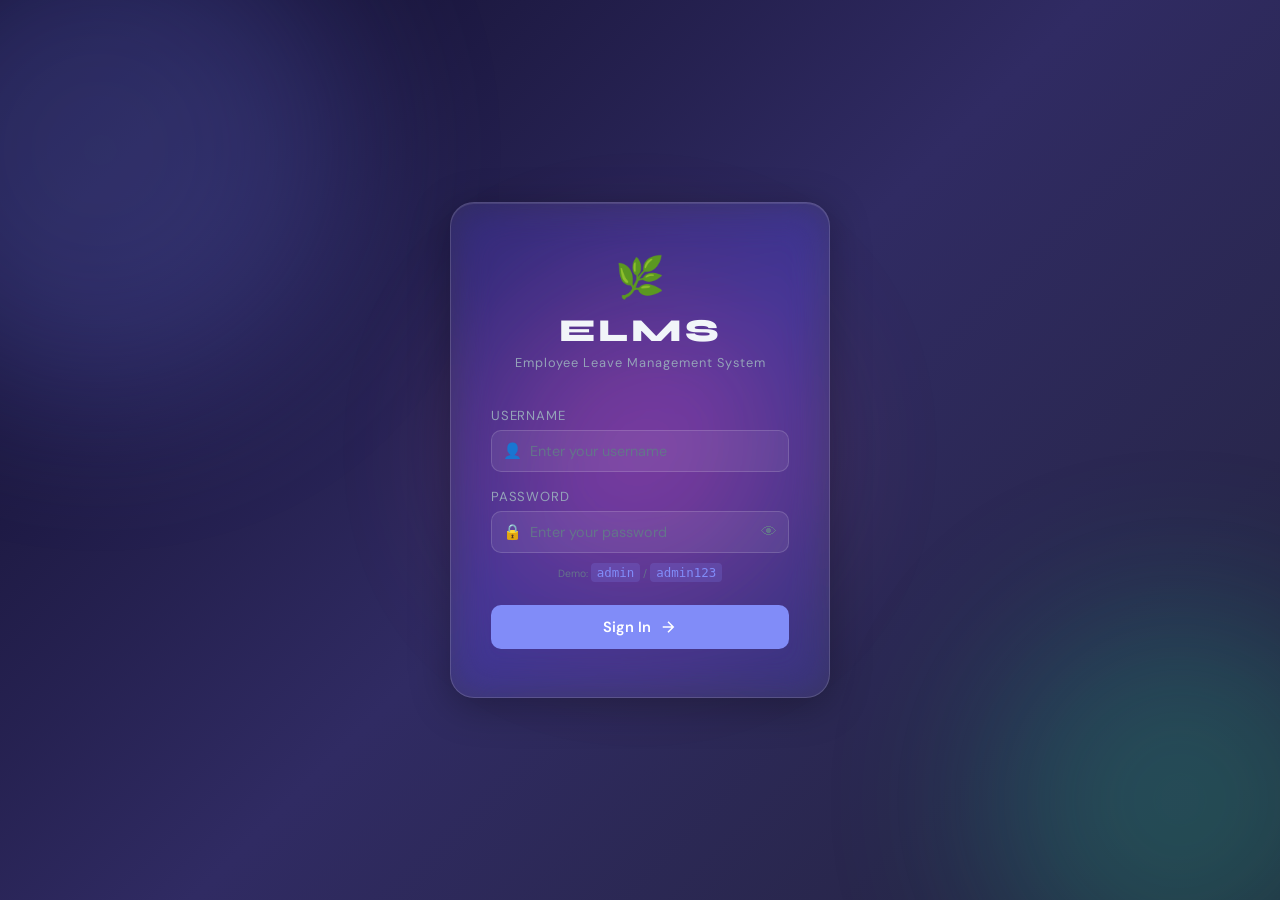
<file: Employee_Leave_Mangement/login.html>
<!DOCTYPE html>
<html lang="en">
<head>
  <meta charset="utf-8">
  <meta name="viewport" content="width=device-width, initial-scale=1.0">
  <title>ELMS — Login</title>
  <link rel="stylesheet" href="styles.css">
  <link href="https://fonts.googleapis.com/css2?family=Syne:wght@400;600;700;800&family=DM+Sans:wght@300;400;500&display=swap" rel="stylesheet">
</head>
<body class="login-page">

  <!-- Animated blobs -->
  <div class="blob blob-1"></div>
  <div class="blob blob-2"></div>
  <div class="blob blob-3"></div>

  <div class="login-wrapper">
    <div class="login-card glass">
      <div class="login-brand">
        <span class="brand-icon">🌿</span>
        <h1>ELMS</h1>
        <p>Employee Leave Management System</p>
      </div>

      <div class="form-group">
        <label>Username</label>
        <div class="input-wrap">
          <span class="input-icon">👤</span>
          <input id="username" type="text" placeholder="Enter your username" autocomplete="off">
        </div>
      </div>

      <div class="form-group">
        <label>Password</label>
        <div class="input-wrap">
          <span class="input-icon">🔒</span>
          <input id="password" type="password" placeholder="Enter your password">
          <button class="toggle-pw" onclick="togglePw()" type="button">👁</button>
        </div>
      </div>

      <div class="login-hint">
        <small>Demo: <code>admin</code> / <code>admin123</code></small>
      </div>

      <button class="btn-primary full" onclick="login()">
        <span>Sign In</span>
        <svg width="18" height="18" viewBox="0 0 24 24" fill="none" stroke="currentColor" stroke-width="2"><path d="M5 12h14M12 5l7 7-7 7"/></svg>
      </button>

      <div id="loginError" class="error-msg hidden">⚠ Invalid credentials. Try again.</div>
    </div>
  </div>

  <script src="app.js"></script>
</body>
</html>
</file>
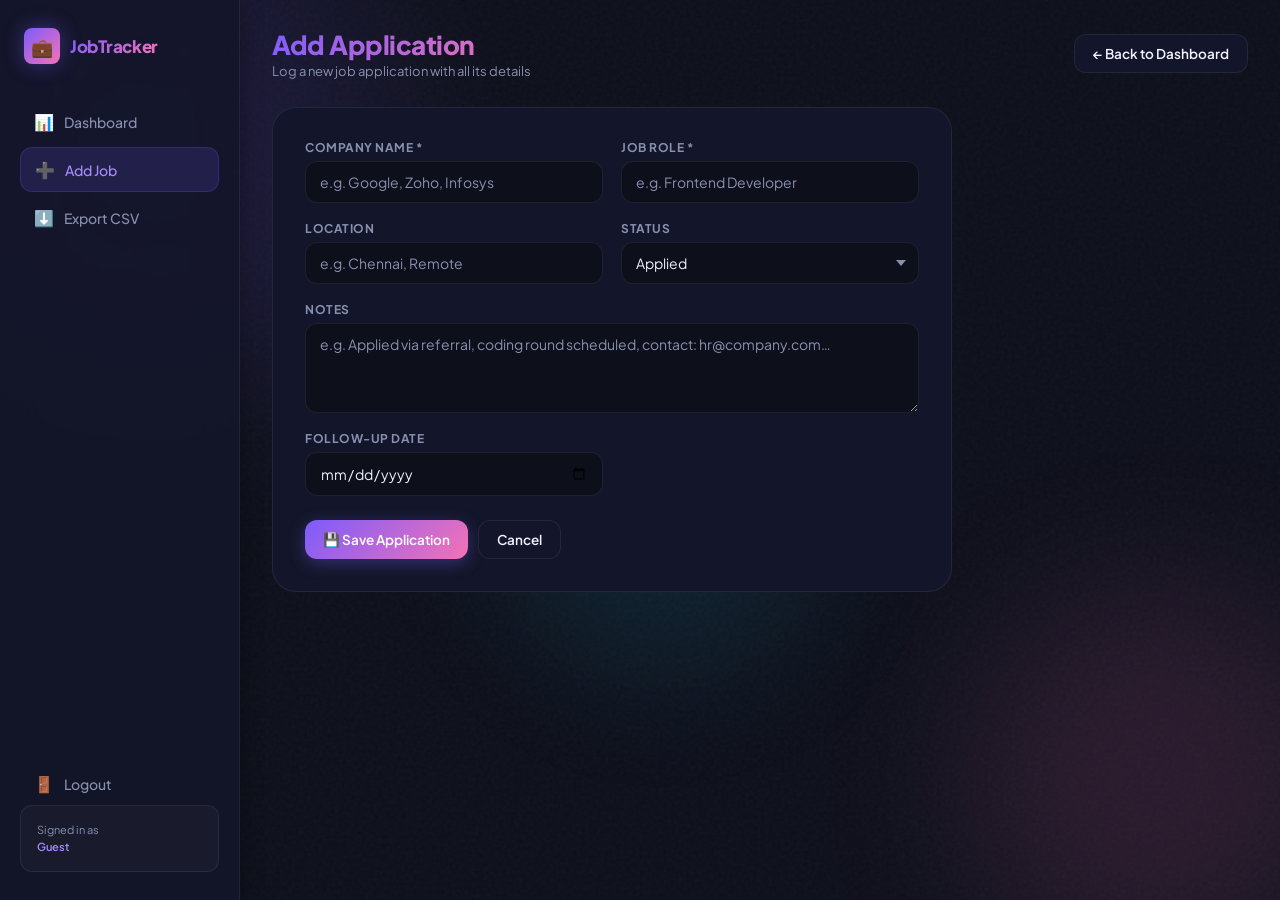
<file: Job_Application_Tracker/add-job.html>
<!DOCTYPE html>
<html lang="en">
<head>
  <meta charset="UTF-8">
  <meta name="viewport" content="width=device-width, initial-scale=1.0">
  <title>Add Job — JobTracker</title>
  <link rel="stylesheet" href="css/styles.css">
</head>
<body data-page="add-job">

  <div class="blob blob-1"></div>
  <div class="blob blob-2"></div>
  <div class="blob blob-3"></div>

  <div class="layout">

    <!-- SIDEBAR -->
    <aside class="sidebar">
      <div class="sidebar-logo">
        <div class="logo-icon">💼</div>
        <span class="logo-text">JobTracker</span>
      </div>
      <nav>
        <a href="dashboard.html">
          <span class="nav-icon">📊</span>
          <span>Dashboard</span>
        </a>
        <a href="add-job.html" class="active">
          <span class="nav-icon">➕</span>
          <span>Add Job</span>
        </a>
        <a href="#" onclick="exportCSV(); return false;">
          <span class="nav-icon">⬇️</span>
          <span>Export CSV</span>
        </a>
        <a href="#" onclick="logout(); return false;" style="margin-top: auto;">
          <span class="nav-icon">🚪</span>
          <span>Logout</span>
        </a>
      </nav>
      <div class="sidebar-footer">
        <p>Signed in as<br><span id="sidebar-user">—</span></p>
      </div>
    </aside>

    <!-- MAIN -->
    <main class="main">

      <div class="page-header">
        <div>
          <h1 class="page-title">Add Application</h1>
          <p class="page-subtitle">Log a new job application with all its details</p>
        </div>
        <a href="dashboard.html" class="btn btn-secondary">← Back to Dashboard</a>
      </div>

      <div class="form-container">

        <div class="form-row">
          <div class="input-group">
            <label>Company Name *</label>
            <input id="company" placeholder="e.g. Google, Zoho, Infosys">
          </div>
          <div class="input-group">
            <label>Job Role *</label>
            <input id="role" placeholder="e.g. Frontend Developer">
          </div>
        </div>

        <div class="form-row">
          <div class="input-group">
            <label>Location</label>
            <input id="location" placeholder="e.g. Chennai, Remote">
          </div>
          <div class="input-group">
            <label>Status</label>
            <select id="status">
              <option>Applied</option>
              <option>Interview</option>
              <option>Offer</option>
              <option>Rejected</option>
            </select>
          </div>
        </div>

        <div class="input-group" style="margin-bottom: 18px;">
          <label>Notes</label>
          <textarea id="notes" placeholder="e.g. Applied via referral, coding round scheduled, contact: hr@company.com…"></textarea>
        </div>

        <div class="form-row">
          <div class="input-group">
            <label>Follow-up Date</label>
            <input type="date" id="followup">
          </div>
          <div class="input-group" style="justify-content: flex-end;">
            <!-- spacer -->
          </div>
        </div>

        <div class="form-actions">
          <button class="btn btn-primary" onclick="addJob()">💾 Save Application</button>
          <a href="dashboard.html" class="btn btn-secondary">Cancel</a>
        </div>

      </div>

    </main>
  </div>

  <!-- TOAST -->
  <div class="toast-container" id="toastContainer"></div>

  <script src="js/app.js"></script>
</body>
</html>
</file>
<file: chess project/style.css>
*{
margin:0;
padding:0;
box-sizing:border-box;
}

body{

display:flex;
flex-direction:column;

justify-content:center;
align-items:center;

height:100vh;

background:linear-gradient(135deg,#d66d75,#e29587);

font-family:Arial;

}

h1{
margin-bottom:10px;
}

#turn{
margin-bottom:15px;
}

#board{

width:640px;
height:640px;

display:grid;

grid-template-columns:repeat(8,1fr);
grid-template-rows:repeat(8,1fr);

border:5px solid black;

}

.square{

display:flex;
align-items:center;
justify-content:center;

font-size:40px;

}

.white{
background:#f0d9b5;
}

.black{
background:#b58863;
}

.piece{
cursor:grab;
user-select:none;
}

.square:hover{
filter:brightness(110%);
}
</file>
<file: Intern-Mangement-Dashboard/style.css>
/* GOOGLE FONT */
@import url('https://fonts.googleapis.com/css2?family=Poppins:wght@300;400;500;600&display=swap');


:root {
    --primary: #4f46e5;
    --primary-light: #6366f1;
    --success: #22c55e;
    --danger: #ef4444;
    --warning: #f59e0b;

    --bg-color: #f3f4f6;
    --card-bg: rgba(255, 255, 255, 0.7);
    --text-color: #111827;
    --border-color: rgba(0, 0, 0, 0.05);
}

/* DARK MODE */
body.dark {
    --bg-color: #0f172a;
    --card-bg: rgba(30, 41, 59, 0.7);
    --text-color: #f1f5f9;
    --border-color: rgba(255, 255, 255, 0.1);
}

* {
    box-sizing: border-box;
}

body {
    margin: 0;
    font-family: 'Poppins', sans-serif;
    background: var(--bg-color);
    color: var(--text-color);
    transition: all 0.4s ease;
}


header {
    background: linear-gradient(135deg, #4f46e5, #6366f1);
    padding: 25px 40px;
    display: flex;
    justify-content: space-between;
    align-items: center;
    color: white;
    box-shadow: 0 8px 20px rgba(0,0,0,0.1);
}

header h1 {
    margin: 0;
    font-weight: 600;
    letter-spacing: 1px;
    animation: slideDown 0.6s ease;
}


button {
    padding: 10px 18px;
    border-radius: 8px;
    border: none;
    cursor: pointer;
    font-weight: 500;
    transition: all 0.3s ease;
    background: var(--primary);
    color: white;
}

button:hover {
    transform: translateY(-3px);
    box-shadow: 0 8px 15px rgba(79, 70, 229, 0.3);
}

.delete-btn {
    background: var(--danger);
}

.delete-btn:hover {
    box-shadow: 0 8px 15px rgba(239, 68, 68, 0.3);
}


section {
    padding: 25px 40px;
}


.stats {
    display: grid;
    grid-template-columns: repeat(auto-fit, minmax(220px, 1fr));
    gap: 20px;
}

.stat-card {
    background: var(--card-bg);
    -webkit-backdrop-filter: blur(12px);
    backdrop-filter: blur(12px);
    padding: 25px;
    border-radius: 16px;
    text-align: center;
    font-size: 18px;
    font-weight: 500;
    border: 1px solid var(--border-color);
    box-shadow: 0 10px 25px rgba(0,0,0,0.05);
    transition: 0.3s ease;
    animation: fadeUp 0.6s ease forwards;
}

.stat-card:hover {
    transform: translateY(-5px);
}


.form-section {
    background: var(--card-bg);
    -webkit-backdrop-filter: blur(12px);
    backdrop-filter: blur(12px);
    border-radius: 20px;
    padding: 30px;
    margin: 20px 40px;
    border: 1px solid var(--border-color);
    box-shadow: 0 15px 40px rgba(0,0,0,0.05);
    animation: fadeUp 0.8s ease;
}

form {
    display: grid;
    grid-template-columns: repeat(auto-fit, minmax(220px, 1fr));
    gap: 15px;
    margin-top: 20px;
}

input, select {
    padding: 12px;
    border-radius: 10px;
    border: 1px solid var(--border-color);
    font-size: 14px;
    outline: none;
    transition: 0.3s;
}

input:focus, select:focus {
    border-color: var(--primary);
    box-shadow: 0 0 0 3px rgba(99, 102, 241, 0.2);
}

.filter-search {
    display: flex;
    gap: 20px;
    flex-wrap: wrap;
    padding: 0 40px;
}


#internContainer {
    display: grid;
    grid-template-columns: repeat(auto-fit, minmax(280px, 1fr));
    gap: 25px;
    padding: 0 40px;
}

.intern-card {
    background: var(--card-bg);
    -webkit-backdrop-filter: blur(15px);
    backdrop-filter: blur(15px);
    border-radius: 20px;
    padding: 25px;
    border: 1px solid var(--border-color);
    box-shadow: 0 20px 50px rgba(0,0,0,0.05);
    transition: 0.4s ease;
    animation: fadeUp 0.6s ease;
}

.intern-card:hover {
    transform: translateY(-8px);
}

.intern-card h3 {
    margin-top: 0;
    font-weight: 600;
}

.card-buttons {
    margin-top: 15px;
    display: flex;
    gap: 10px;
}


.status-active {
    color: var(--success);
    font-weight: 600;
}

.status-completed {
    color: var(--primary);
    font-weight: 600;
}

.status-dropped {
    color: var(--danger);
    font-weight: 600;
}


.top-actions {
    padding: 30px 40px;
}


.pagination {
    display: flex;
    justify-content: center;
    align-items: center;
    gap: 20px;
    padding: 30px;
}


@keyframes fadeUp {
    from {
        opacity: 0;
        transform: translateY(20px);
    }
    to {
        opacity: 1;
        transform: translateY(0);
    }
}

@keyframes slideDown {
    from {
        opacity: 0;
        transform: translateY(-20px);
    }
    to {
        opacity: 1;
        transform: translateY(0);
    }
}
</file>
<file: Job_Application_Tracker/css/styles.css>
@import url('https://fonts.googleapis.com/css2?family=Plus+Jakarta+Sans:wght@400;500;600;700;800&family=JetBrains+Mono:wght@400;500&display=swap');

*, *::before, *::after {
  margin: 0;
  padding: 0;
  box-sizing: border-box;
}

:root {
  --clr-bg: #0d0f1a;
  --clr-surface: #13162a;
  --clr-surface2: #1a1e35;
  --clr-border: rgba(255,255,255,0.07);
  --clr-border2: rgba(255,255,255,0.12);
  --clr-text: #f0f2ff;
  --clr-muted: #8890b0;
  --clr-violet: #7c5cfc;
  --clr-violet2: #a78bfa;
  --clr-pink: #f472b6;
  --clr-cyan: #22d3ee;
  --clr-emerald: #34d399;
  --clr-amber: #fbbf24;
  --clr-rose: #fb7185;
  --clr-orange: #fb923c;
  --grad-violet: linear-gradient(135deg, #7c5cfc, #f472b6);
  --grad-cyan: linear-gradient(135deg, #22d3ee, #7c5cfc);
  --grad-emerald: linear-gradient(135deg, #34d399, #22d3ee);
  --grad-amber: linear-gradient(135deg, #fbbf24, #fb923c);
  --grad-rose: linear-gradient(135deg, #fb7185, #f472b6);
  --font: 'Plus Jakarta Sans', sans-serif;
  --mono: 'JetBrains Mono', monospace;
  --radius-sm: 8px;
  --radius-md: 12px;
  --radius-lg: 18px;
  --radius-xl: 24px;
  --shadow: 0 4px 24px rgba(0,0,0,0.4);
  --shadow-glow: 0 0 40px rgba(124,92,252,0.15);
}

body {
  background: var(--clr-bg);
  color: var(--clr-text);
  font-family: var(--font);
  min-height: 100vh;
  overflow-x: hidden;
}

/* ── NOISE TEXTURE ── */
body::before {
  content: '';
  position: fixed;
  inset: 0;
  background-image: url("data:image/svg+xml,%3Csvg viewBox='0 0 256 256' xmlns='http://www.w3.org/2000/svg'%3E%3Cfilter id='n'%3E%3CfeTurbulence type='fractalNoise' baseFrequency='0.9' numOctaves='4' stitchTiles='stitch'/%3E%3C/filter%3E%3Crect width='100%25' height='100%25' filter='url(%23n)' opacity='0.04'/%3E%3C/svg%3E");
  pointer-events: none;
  z-index: 0;
}

/* ── AMBIENT BLOBS ── */
.blob {
  position: fixed;
  border-radius: 50%;
  filter: blur(80px);
  opacity: 0.12;
  pointer-events: none;
  z-index: 0;
  animation: float 20s ease-in-out infinite alternate;
}
.blob-1 { width: 500px; height: 500px; background: var(--clr-violet); top: -100px; left: -100px; animation-delay: 0s; }
.blob-2 { width: 400px; height: 400px; background: var(--clr-pink); bottom: -80px; right: -80px; animation-delay: -7s; }
.blob-3 { width: 300px; height: 300px; background: var(--clr-cyan); top: 40%; left: 40%; animation-delay: -14s; }

@keyframes float {
  from { transform: translate(0, 0) scale(1); }
  to   { transform: translate(30px, -40px) scale(1.08); }
}

/* ── LAYOUT ── */
/* ── LAYOUT ── */
.layout {
  display: flex;
  min-height: 100vh;
  position: relative;
  z-index: 1;
}

/* ── SIDEBAR ── (FIXED) */
.sidebar {
  width: 240px;
  background: rgba(19, 22, 42, 0.85);
  -webkit-backdrop-filter: blur(20px);
  backdrop-filter: blur(20px);
  border-right: 1px solid var(--clr-border);
  padding: 28px 20px;
  display: flex;
  flex-direction: column;
  position: fixed;
  top: 0;
  left: 0;
  height: 100vh;  /* ✅ Fixed height */
  z-index: 100;
  overflow-y: auto;  /* ✅ Add scroll if needed */
  box-shadow: 2px 0 20px rgba(0,0,0,0.3);  /* ✅ Better shadow */
}

/* ── MAIN ── (FIXED) */
.main {
  flex: 1;
  margin-left: 240px;
  padding: 28px 32px;
  min-height: 100vh;
  max-height: 100vh;  /* ✅ Prevent overflow */
  overflow-y: auto;   /* ✅ Proper scrolling */
  box-sizing: border-box;  /* ✅ Include padding in height calc */
}

/* ── DASHBOARD GRID ── (FIXED) */
.dashboard {
  display: grid;
  grid-template-columns: 1fr 340px;
  gap: 20px;
  align-items: start;
  min-height: 0;  /* ✅ Allow grid items to shrink */
}

/* ── TABLE CONTAINER ── (FIXED) */
.table-container {
  background: var(--clr-surface);
  border: 1px solid var(--clr-border);
  border-radius: var(--radius-lg);
  overflow: hidden;
  max-height: 500px;  /* ✅ Limit table height */
  display: flex;
  flex-direction: column;
}

.table-header {
  display: flex;
  align-items: center;
  justify-content: space-between;
  padding: 18px 20px;
  border-bottom: 1px solid var(--clr-border);
  flex-shrink: 0;  /* ✅ Don't shrink header */
}

#jobTable {
  flex: 1;  /* ✅ Take remaining space */
  overflow-y: auto;  /* ✅ Scroll table body */
  display: block;  /* ✅ Enable scrolling */
}

#jobTable thead {
  display: table;
  width: 100%;
  table-layout: fixed;
}

#jobTable tbody {
  display: block;
  overflow-y: auto;
  max-height: 400px;  /* ✅ Scrollable body */
  width: 100%;
}

#jobTable thead tr,
#jobTable tbody tr {
  display: table;
  width: 100%;
  table-layout: fixed;
}

#jobTable th,
#jobTable td {
  width: auto;  /* ✅ Fixed width handling */
}

/* ── CHART BOX ── (FIXED) */
.chart-box {
  background: var(--clr-surface);
  border: 1px solid var(--clr-border);
  border-radius: var(--radius-lg);
  padding: 20px;
  height: fit-content;  /* ✅ Fixed height */
  max-height: 500px;    /* ✅ Limit height */
  display: flex;
  flex-direction: column;
}

#jobChart {
  flex: 1;
  min-height: 250px;  /* ✅ Minimum chart height */
}

/* ── MODAL ── (CRITICAL FIX) */
.modal-overlay {
  position: fixed;
  inset: 0;
  background: rgba(0,0,0,0.7);
  -webkit-backdrop-filter: blur(6px);
  backdrop-filter: blur(6px);
  z-index: 10000;  /* ✅ Higher z-index */
  display: none;
  align-items: center;
  justify-content: center;
  padding: 20px;
  overflow-y: auto;  /* ✅ Allow modal scroll */
}

.modal-overlay.open {
  display: flex;
}

.modal {
  background: var(--clr-surface);
  border: 1px solid var(--clr-border2);
  border-radius: var(--radius-xl);
  padding: 32px;
  width: 100%;
  max-width: 560px;
  max-height: 90vh;  /* ✅ Prevent modal overflow */
  overflow-y: auto;  /* ✅ Scroll inside modal */
  box-shadow: 0 24px 80px rgba(0,0,0,0.6);
}

/* ── BODY FIX ── */
body {
  background: var(--clr-bg);
  color: var(--clr-text);
  font-family: var(--font);
  min-height: 100vh;
  overflow-x: hidden;
  overflow-y: auto;  /* ✅ Allow body scroll */
}

/* ── RESPONSIVE FIXES ── */
@media (max-width: 1100px) {
  .dashboard { 
    grid-template-columns: 1fr; 
    gap: 16px;
  }
}

@media (max-width: 900px) {
  .sidebar { 
    width: 64px; 
    padding: 20px 12px; 
  }
  .main { 
    margin-left: 64px; 
    padding: 20px 16px; 
  }
}


/* ── SIDEBAR ── */
.sidebar {
  width: 240px;
  background: rgba(19, 22, 42, 0.85);
  -webkit-backdrop-filter: blur(20px);
  backdrop-filter: blur(20px);
  border-right: 1px solid var(--clr-border);
  padding: 28px 20px;
  display: flex;
  flex-direction: column;
  position: fixed;
  top: 0;
  left: 0;
  height: 100vh;
  z-index: 100;
}

.sidebar-logo {
  display: flex;
  align-items: center;
  gap: 10px;
  margin-bottom: 36px;
  padding: 0 4px;
}

.logo-icon {
  width: 36px;
  height: 36px;
  background: var(--grad-violet);
  border-radius: var(--radius-sm);
  display: flex;
  align-items: center;
  justify-content: center;
  font-size: 18px;
  box-shadow: 0 0 20px rgba(124,92,252,0.4);
}

.logo-text {
  font-size: 17px;
  font-weight: 800;
  background: var(--grad-violet);
  -webkit-background-clip: text;
  -webkit-text-fill-color: transparent;
  background-clip: text;
  letter-spacing: -0.3px;
}

.sidebar nav {
  display: flex;
  flex-direction: column;
  gap: 4px;
  flex: 1;
}

.sidebar nav a {
  display: flex;
  align-items: center;
  gap: 10px;
  padding: 11px 14px;
  border-radius: var(--radius-md);
  color: var(--clr-muted);
  text-decoration: none;
  font-size: 14px;
  font-weight: 500;
  transition: all 0.2s;
  position: relative;
}

.sidebar nav a .nav-icon { font-size: 16px; }

.sidebar nav a:hover {
  background: rgba(255,255,255,0.06);
  color: var(--clr-text);
}

.sidebar nav a.active {
  background: rgba(124,92,252,0.15);
  color: var(--clr-violet2);
  border: 1px solid rgba(124,92,252,0.2);
}

.sidebar-footer {
  padding: 16px;
  background: rgba(255,255,255,0.03);
  border-radius: var(--radius-md);
  border: 1px solid var(--clr-border);
}

.sidebar-footer p { font-size: 11px; color: var(--clr-muted); line-height: 1.5; }
.sidebar-footer span { color: var(--clr-violet2); font-weight: 600; }

/* ── MAIN ── */
.main {
  flex: 1;
  margin-left: 240px;
  padding: 28px 32px;
  min-height: 100vh;
}

/* ── PAGE HEADER ── */
.page-header {
  display: flex;
  align-items: center;
  justify-content: space-between;
  margin-bottom: 28px;
}

.page-title {
  font-size: 26px;
  font-weight: 800;
  letter-spacing: -0.5px;
  background: var(--grad-violet);
  -webkit-background-clip: text;
  -webkit-text-fill-color: transparent;
  background-clip: text;
}

.page-subtitle {
  font-size: 13px;
  color: var(--clr-muted);
  margin-top: 2px;
}

/* ── TOPBAR ── */
.topbar {
  display: flex;
  gap: 10px;
  margin-bottom: 24px;
  align-items: center;
  flex-wrap: wrap;
}

.search-wrap {
  flex: 1;
  min-width: 200px;
  position: relative;
}

.search-wrap .search-icon {
  position: absolute;
  left: 12px;
  top: 50%;
  transform: translateY(-50%);
  color: var(--clr-muted);
  font-size: 14px;
  pointer-events: none;
}

.topbar input,
.topbar select {
  width: 100%;
  padding: 10px 12px 10px 36px;
  background: var(--clr-surface);
  border: 1px solid var(--clr-border);
  border-radius: var(--radius-md);
  color: var(--clr-text);
  font-family: var(--font);
  font-size: 13.5px;
  transition: all 0.2s;
  outline: none;
}

.topbar select {
  padding-left: 12px;
  min-width: 130px;
  cursor: pointer;
  appearance: none;
  background-image: url("data:image/svg+xml,%3Csvg xmlns='http://www.w3.org/2000/svg' width='10' height='6'%3E%3Cpath d='M0 0l5 6 5-6z' fill='%238890b0'/%3E%3C/svg%3E");
  background-repeat: no-repeat;
  background-position: right 12px center;
  padding-right: 32px;
}

.topbar input:focus,
.topbar select:focus {
  border-color: rgba(124,92,252,0.5);
  box-shadow: 0 0 0 3px rgba(124,92,252,0.1);
}

.topbar input::placeholder { color: var(--clr-muted); }

/* ── BUTTONS ── */
.btn {
  display: inline-flex;
  align-items: center;
  gap: 6px;
  padding: 10px 18px;
  border-radius: var(--radius-md);
  font-family: var(--font);
  font-size: 13.5px;
  font-weight: 600;
  cursor: pointer;
  border: none;
  transition: all 0.2s;
  text-decoration: none;
  white-space: nowrap;
}

.btn-primary {
  background: var(--grad-violet);
  color: white;
  box-shadow: 0 4px 16px rgba(124,92,252,0.35);
}

.btn-primary:hover {
  transform: translateY(-1px);
  box-shadow: 0 8px 24px rgba(124,92,252,0.45);
}

.btn-secondary {
  background: var(--clr-surface);
  color: var(--clr-text);
  border: 1px solid var(--clr-border);
}

.btn-secondary:hover {
  background: var(--clr-surface2);
  border-color: var(--clr-border2);
}

.btn-ghost {
  background: transparent;
  color: var(--clr-muted);
  border: 1px solid transparent;
  padding: 8px 12px;
}

.btn-ghost:hover {
  background: rgba(255,255,255,0.05);
  color: var(--clr-text);
}

.btn-danger {
  background: rgba(251,113,133,0.1);
  color: var(--clr-rose);
  border: 1px solid rgba(251,113,133,0.2);
}

.btn-danger:hover {
  background: rgba(251,113,133,0.2);
}

.btn-sm {
  padding: 6px 12px;
  font-size: 12px;
}

.btn:active { transform: scale(0.97); }

/* ── STAT CARDS ── */
.cards {
  display: grid;
  grid-template-columns: repeat(auto-fit, minmax(180px, 1fr));
  gap: 16px;
  margin-bottom: 28px;
}

.card {
  background: var(--clr-surface);
  border: 1px solid var(--clr-border);
  border-radius: var(--radius-lg);
  padding: 22px 20px;
  position: relative;
  overflow: hidden;
  transition: all 0.25s;
  cursor: default;
}

.card::before {
  content: '';
  position: absolute;
  inset: 0;
  opacity: 0;
  transition: opacity 0.3s;
}

.card:hover { transform: translateY(-3px); border-color: var(--clr-border2); box-shadow: var(--shadow); }
.card:hover::before { opacity: 1; }

.card-total::before  { background: radial-gradient(circle at top right, rgba(124,92,252,0.1), transparent 60%); }
.card-interview::before { background: radial-gradient(circle at top right, rgba(34,211,238,0.1), transparent 60%); }
.card-offer::before  { background: radial-gradient(circle at top right, rgba(52,211,153,0.1), transparent 60%); }
.card-rejected::before { background: radial-gradient(circle at top right, rgba(251,113,133,0.1), transparent 60%); }

.card-icon {
  width: 38px;
  height: 38px;
  border-radius: var(--radius-sm);
  display: flex;
  align-items: center;
  justify-content: center;
  font-size: 18px;
  margin-bottom: 14px;
}

.card-total .card-icon    { background: rgba(124,92,252,0.15); }
.card-interview .card-icon { background: rgba(34,211,238,0.15); }
.card-offer .card-icon     { background: rgba(52,211,153,0.15); }
.card-rejected .card-icon  { background: rgba(251,113,133,0.15); }

.card h3 {
  font-size: 12px;
  font-weight: 600;
  color: var(--clr-muted);
  text-transform: uppercase;
  letter-spacing: 0.5px;
  margin-bottom: 6px;
}

.card-num {
  font-size: 34px;
  font-weight: 800;
  letter-spacing: -1px;
  line-height: 1;
  font-family: var(--mono);
}

.card-total .card-num    { color: var(--clr-violet2); }
.card-interview .card-num { color: var(--clr-cyan); }
.card-offer .card-num     { color: var(--clr-emerald); }
.card-rejected .card-num  { color: var(--clr-rose); }

/* ── DASHBOARD GRID ── */
.dashboard {
  display: grid;
  grid-template-columns: 1fr 340px;
  gap: 20px;
  align-items: start;
}

/* ── TABLE ── */
.table-container {
  background: var(--clr-surface);
  border: 1px solid var(--clr-border);
  border-radius: var(--radius-lg);
  overflow: hidden;
}

.table-header {
  display: flex;
  align-items: center;
  justify-content: space-between;
  padding: 18px 20px;
  border-bottom: 1px solid var(--clr-border);
}

.table-title {
  font-size: 14px;
  font-weight: 700;
  color: var(--clr-text);
}

.table-count {
  font-size: 12px;
  color: var(--clr-muted);
  background: rgba(255,255,255,0.06);
  padding: 3px 10px;
  border-radius: 20px;
  font-family: var(--mono);
}

table {
  width: 100%;
  border-collapse: collapse;
}

thead th {
  padding: 12px 16px;
  font-size: 11px;
  font-weight: 700;
  text-transform: uppercase;
  letter-spacing: 0.6px;
  color: var(--clr-muted);
  text-align: left;
  background: rgba(255,255,255,0.02);
  border-bottom: 1px solid var(--clr-border);
}

tbody tr {
  border-bottom: 1px solid var(--clr-border);
  transition: background 0.15s;
}

tbody tr:last-child { border-bottom: none; }
tbody tr:hover { background: rgba(255,255,255,0.03); }

tbody td {
  padding: 13px 16px;
  font-size: 13.5px;
  vertical-align: middle;
}

.td-company {
  font-weight: 700;
  color: var(--clr-text);
  display: flex;
  align-items: center;
  gap: 10px;
}

.company-avatar {
  width: 32px;
  height: 32px;
  border-radius: var(--radius-sm);
  display: flex;
  align-items: center;
  justify-content: center;
  font-size: 13px;
  font-weight: 800;
  flex-shrink: 0;
}

.td-role { color: var(--clr-muted); font-size: 13px; }
.td-location { color: var(--clr-muted); font-size: 13px; }

.td-note {
  max-width: 180px;
  overflow: hidden;
  text-overflow: ellipsis;
  white-space: nowrap;
  font-size: 12px;
  color: var(--clr-muted);
}

.td-date {
  font-family: var(--mono);
  font-size: 12px;
  color: var(--clr-muted);
}

.td-actions {
  display: flex;
  gap: 6px;
  align-items: center;
}

/* ── STATUS BADGES ── */
.badge {
  display: inline-flex;
  align-items: center;
  gap: 5px;
  padding: 4px 10px;
  border-radius: 20px;
  font-size: 11.5px;
  font-weight: 600;
  white-space: nowrap;
}

.badge::before {
  content: '';
  width: 5px;
  height: 5px;
  border-radius: 50%;
}

.badge-applied    { background: rgba(124,92,252,0.12); color: var(--clr-violet2); border: 1px solid rgba(124,92,252,0.2); }
.badge-applied::before { background: var(--clr-violet2); }
.badge-interview  { background: rgba(34,211,238,0.12);  color: var(--clr-cyan);    border: 1px solid rgba(34,211,238,0.2); }
.badge-interview::before { background: var(--clr-cyan); }
.badge-offer      { background: rgba(52,211,153,0.12);  color: var(--clr-emerald); border: 1px solid rgba(52,211,153,0.2); }
.badge-offer::before { background: var(--clr-emerald); }
.badge-rejected   { background: rgba(251,113,133,0.12); color: var(--clr-rose);    border: 1px solid rgba(251,113,133,0.2); }
.badge-rejected::before { background: var(--clr-rose); }

/* ── CHART BOX ── */
.chart-box {
  background: var(--clr-surface);
  border: 1px solid var(--clr-border);
  border-radius: var(--radius-lg);
  padding: 20px;
}

.chart-box h3 {
  font-size: 14px;
  font-weight: 700;
  margin-bottom: 18px;
}

/* ── EMPTY STATE ── */
.empty-state {
  text-align: center;
  padding: 60px 20px;
}

.empty-icon {
  font-size: 48px;
  margin-bottom: 12px;
  opacity: 0.5;
}

.empty-state h3 {
  font-size: 16px;
  font-weight: 700;
  margin-bottom: 6px;
  color: var(--clr-text);
}

.empty-state p {
  font-size: 13px;
  color: var(--clr-muted);
}

/* ── ADD JOB FORM ── */
.form-container {
  background: var(--clr-surface);
  border: 1px solid var(--clr-border);
  border-radius: var(--radius-xl);
  padding: 32px;
  max-width: 680px;
}

.form-row {
  display: flex;
  gap: 18px;
  margin-bottom: 18px;
}

.input-group {
  flex: 1;
  display: flex;
  flex-direction: column;
  gap: 6px;
}

.input-group label {
  font-size: 12px;
  font-weight: 700;
  text-transform: uppercase;
  letter-spacing: 0.5px;
  color: var(--clr-muted);
}

.input-group input,
.input-group select,
.input-group textarea {
  padding: 11px 14px;
  background: var(--clr-bg);
  border: 1px solid var(--clr-border);
  border-radius: var(--radius-md);
  color: var(--clr-text);
  font-family: var(--font);
  font-size: 14px;
  outline: none;
  transition: all 0.2s;
  appearance: none;
}

.input-group select {
  background-image: url("data:image/svg+xml,%3Csvg xmlns='http://www.w3.org/2000/svg' width='10' height='6'%3E%3Cpath d='M0 0l5 6 5-6z' fill='%238890b0'/%3E%3C/svg%3E");
  background-repeat: no-repeat;
  background-position: right 12px center;
  padding-right: 32px;
  cursor: pointer;
}

.input-group textarea {
  resize: vertical;
  min-height: 90px;
}

.input-group input:focus,
.input-group select:focus,
.input-group textarea:focus {
  border-color: rgba(124,92,252,0.5);
  box-shadow: 0 0 0 3px rgba(124,92,252,0.1);
  background: rgba(124,92,252,0.04);
}

.input-group input::placeholder,
.input-group textarea::placeholder { color: var(--clr-muted); }

.form-actions {
  display: flex;
  gap: 10px;
  margin-top: 24px;
}

/* ── LOGIN ── */
.login-page {
  display: flex;
  align-items: center;
  justify-content: center;
  min-height: 100vh;
  padding: 24px;
  position: relative;
  z-index: 1;
}

.login-card {
  width: 100%;
  max-width: 420px;
  background: var(--clr-surface);
  border: 1px solid var(--clr-border);
  border-radius: var(--radius-xl);
  padding: 40px;
  animation: slideUp 0.5s cubic-bezier(0.22,1,0.36,1);
}

@keyframes slideUp {
  from { opacity: 0; transform: translateY(20px); }
  to   { opacity: 1; transform: translateY(0); }
}

.login-header { text-align: center; margin-bottom: 36px; }

.login-logo {
  width: 56px;
  height: 56px;
  background: var(--grad-violet);
  border-radius: 16px;
  display: flex;
  align-items: center;
  justify-content: center;
  font-size: 26px;
  margin: 0 auto 16px;
  box-shadow: 0 0 30px rgba(124,92,252,0.4);
}

.login-header h1 {
  font-size: 24px;
  font-weight: 800;
  background: var(--grad-violet);
  -webkit-background-clip: text;
  -webkit-text-fill-color: transparent;
  background-clip: text;
  margin-bottom: 6px;
}

.login-header p {
  font-size: 13px;
  color: var(--clr-muted);
}

.login-form {
  display: flex;
  flex-direction: column;
  gap: 14px;
}

.login-hint {
  text-align: center;
  font-size: 12px;
  color: var(--clr-muted);
  margin-top: 16px;
  background: rgba(255,255,255,0.03);
  border: 1px solid var(--clr-border);
  border-radius: var(--radius-md);
  padding: 10px;
}

.login-hint strong { color: var(--clr-violet2); }

/* ── MODAL ── */
.modal-overlay {
  position: fixed;
  inset: 0;
  background: rgba(0,0,0,0.7);
  -webkit-backdrop-filter: blur(6px);
  backdrop-filter: blur(6px);
  z-index: 1000;
  display: none;
  align-items: center;
  justify-content: center;
  padding: 20px;
  animation: fadeIn 0.2s;
}

.modal-overlay.open {
  display: flex;
}

@keyframes fadeIn {
  from { opacity: 0; }
  to   { opacity: 1; }
}

.modal {
  background: var(--clr-surface);
  border: 1px solid var(--clr-border2);
  border-radius: var(--radius-xl);
  padding: 32px;
  width: 100%;
  max-width: 560px;
  box-shadow: 0 24px 80px rgba(0,0,0,0.6);
  animation: modalPop 0.3s cubic-bezier(0.22,1,0.36,1);
}

@keyframes modalPop {
  from { opacity: 0; transform: scale(0.93) translateY(10px); }
  to   { opacity: 1; transform: scale(1) translateY(0); }
}

.modal-header {
  display: flex;
  align-items: center;
  justify-content: space-between;
  margin-bottom: 24px;
}

.modal-title {
  font-size: 18px;
  font-weight: 800;
  background: var(--grad-cyan);
  -webkit-background-clip: text;
  -webkit-text-fill-color: transparent;
  background-clip: text;
}

.modal-close {
  width: 32px;
  height: 32px;
  border-radius: var(--radius-sm);
  border: 1px solid var(--clr-border);
  background: transparent;
  color: var(--clr-muted);
  cursor: pointer;
  display: flex;
  align-items: center;
  justify-content: center;
  font-size: 18px;
  transition: all 0.2s;
}

.modal-close:hover {
  background: rgba(255,255,255,0.06);
  color: var(--clr-text);
}

/* ── TOAST ── */
.toast-container {
  position: fixed;
  bottom: 24px;
  right: 24px;
  z-index: 2000;
  display: flex;
  flex-direction: column;
  gap: 8px;
  pointer-events: none;
}

.toast {
  display: flex;
  align-items: center;
  gap: 10px;
  padding: 12px 18px;
  background: var(--clr-surface2);
  border: 1px solid var(--clr-border2);
  border-radius: var(--radius-md);
  font-size: 13.5px;
  font-weight: 500;
  color: var(--clr-text);
  box-shadow: 0 8px 32px rgba(0,0,0,0.4);
  pointer-events: auto;
  animation: toastIn 0.35s cubic-bezier(0.22,1,0.36,1) forwards;
  max-width: 320px;
}

.toast.removing {
  animation: toastOut 0.3s ease forwards;
}

@keyframes toastIn {
  from { opacity: 0; transform: translateX(20px) scale(0.95); }
  to   { opacity: 1; transform: translateX(0) scale(1); }
}

@keyframes toastOut {
  from { opacity: 1; transform: translateX(0); }
  to   { opacity: 0; transform: translateX(20px); }
}

.toast-icon { font-size: 16px; }
.toast-success { border-left: 3px solid var(--clr-emerald); }
.toast-error   { border-left: 3px solid var(--clr-rose); }
.toast-info    { border-left: 3px solid var(--clr-violet2); }

/* ── AVATAR COLORS ── */
.av-0 { background: rgba(124,92,252,0.2); color: var(--clr-violet2); }
.av-1 { background: rgba(34,211,238,0.2); color: var(--clr-cyan); }
.av-2 { background: rgba(52,211,153,0.2); color: var(--clr-emerald); }
.av-3 { background: rgba(251,191,36,0.2); color: var(--clr-amber); }
.av-4 { background: rgba(251,113,133,0.2); color: var(--clr-rose); }
.av-5 { background: rgba(251,146,60,0.2); color: var(--clr-orange); }

/* ── RESPONSIVE ── */
@media (max-width: 1100px) {
  .dashboard { grid-template-columns: 1fr; }
}

@media (max-width: 900px) {
  .sidebar { width: 64px; padding: 20px 12px; }
  .logo-text, .sidebar nav a span, .sidebar-footer { display: none; }
  .sidebar-logo { justify-content: center; }
  .sidebar nav a { justify-content: center; padding: 12px; }
  .sidebar nav a .nav-icon { font-size: 20px; }
  .main { margin-left: 64px; padding: 20px 16px; }
  .form-row { flex-direction: column; }
}

@media (max-width: 600px) {
  .cards { grid-template-columns: repeat(2, 1fr); }
  .topbar { flex-wrap: wrap; }
  .table-container { overflow-x: auto; }
  .login-card { padding: 28px 20px; }
}
</file>
<file: Memory-Card-Game/style.css>
*{
box-sizing:border-box;
margin:0;
padding:0;
}

body{
font-family:sans-serif;
height:100vh;
display:flex;
justify-content:center;
align-items:center;
background:linear-gradient(135deg,#667eea,#764ba2);
}

.container{
width:90%;
max-width:600px;
padding:20px;
border-radius:20px;
background:rgba(255,255,255,0.1);
backdrop-filter:blur(10px);
color:white;
text-align:center;
}

.controls{
margin:15px 0;
}

button,select{
padding:10px;
margin:5px;
border:none;
border-radius:8px;
cursor:pointer;
}

.stats{
display:flex;
justify-content:space-between;
margin:15px 0;
}

.board{
display:grid;
grid-template-columns:repeat(4,1fr);
gap:10px;
}

.card{
height:80px;
perspective:1000px;
}

.card-inner{
width:100%;
height:100%;
position:relative;
transform-style:preserve-3d;
transition:transform .6s;
cursor:pointer;
}

.card.flip .card-inner{
transform:rotateY(180deg);
}

.front,.back{
position:absolute;
width:100%;
height:100%;
display:flex;
justify-content:center;
align-items:center;
border-radius:10px;
font-size:30px;
backface-visibility:hidden;
}

.front{
background:white;
color:black;
transform:rotateY(180deg);
}

.back{
background:#111;
color:white;
}

.light{
background:#f5f5f5;
}

.light .container{
background:white;
color:black;
}

canvas{
position:fixed;
top:0;
left:0;
pointer-events:none;
}
</file>
<file: Navbar/style.css>
/* ============================================================
   style.css — Info Tech Full Site
   ============================================================ */

/* ── RESET & TOKENS ───────────────────────────────────────── */
*, *::before, *::after { margin:0; padding:0; box-sizing:border-box; }

:root {
  --bg:        #08080f;
  --bg2:       #0f0f1a;
  --surface:   rgba(255,255,255,0.05);
  --border:    rgba(255,255,255,0.09);
  --accent:    #7c3aed;
  --accent2:   #06b6d4;
  --text:      #e8eaf0;
  --text2:     #94a3b8;
  --muted:     #475569;
  --nav-h:     70px;
  --ease:      cubic-bezier(0.4,0,0.2,1);
  --r:         14px;
}

html { scroll-behavior: smooth; }

body {
  font-family: 'DM Sans', sans-serif;
  background: var(--bg);
  color: var(--text);
  overflow-x: hidden;
}

/* ── CANVAS BACKGROUND ────────────────────────────────────── */
#bgCanvas {
  position: fixed;
  inset: 0;
  z-index: 0;
  pointer-events: none;
}

/* ── GLOBAL HELPERS ───────────────────────────────────────── */
.gradient-text {
  background: linear-gradient(135deg, var(--accent), var(--accent2));
  -webkit-background-clip: text;
  -webkit-text-fill-color: transparent;
  background-clip: text;
}

.section {
  position: relative;
  z-index: 1;
  padding: 100px 40px;
}

.section-inner {
  max-width: 1200px;
  margin: 0 auto;
}

.section-label {
  display: inline-block;
  font-size: 11px;
  font-weight: 600;
  letter-spacing: 2px;
  text-transform: uppercase;
  color: var(--accent2);
  margin-bottom: 16px;
  border: 1px solid rgba(6,182,212,0.3);
  background: rgba(6,182,212,0.07);
  padding: 4px 12px;
  border-radius: 100px;
}

.section-title {
  font-family: 'Syne', sans-serif;
  font-size: clamp(32px, 5vw, 52px);
  font-weight: 800;
  line-height: 1.1;
  letter-spacing: -1.5px;
  margin-bottom: 16px;
  color: var(--text);
}

.section-sub {
  font-size: 17px;
  color: var(--text2);
  max-width: 520px;
  line-height: 1.6;
  margin-bottom: 56px;
}

/* ── HEADER ───────────────────────────────────────────────── */
header {
  position: fixed;
  top: 0; left: 0; right: 0;
  z-index: 1000;
  height: var(--nav-h);
  display: flex;
  align-items: center;
  justify-content: space-between;
  padding: 0 40px;
  background: transparent;
  transition: background .4s var(--ease), box-shadow .4s var(--ease), height .4s var(--ease);
  animation: navSlideDown .9s var(--ease) both;
}

header.scrolled {
  background: rgba(8,8,15,0.88);
  -webkit-backdrop-filter: blur(20px);
  backdrop-filter: blur(20px);
  box-shadow: 0 1px 0 var(--border), 0 8px 32px rgba(0,0,0,0.5);
  height: 60px;
}

@keyframes navSlideDown {
  from { transform: translateY(-110%); opacity: 0; }
  to   { transform: translateY(0);     opacity: 1; }
}

/* LOGO */
.logo {
  font-family: 'Syne', sans-serif;
  font-weight: 800;
  font-size: 21px;
  letter-spacing: -.5px;
  color: var(--text);
  text-decoration: none;
  display: flex;
  align-items: center;
  gap: 9px;
  flex-shrink: 0;
  transition: opacity .2s;
}
.logo:hover { opacity: .8; }

.logo-icon {
  width: 32px; height: 32px;
  border-radius: 8px;
  background: linear-gradient(135deg, var(--accent), var(--accent2));
  display: grid; place-items: center;
  font-size: 13px; font-weight: 700; color: #fff;
  flex-shrink: 0;
  transition: transform .3s var(--ease);
}
.logo:hover .logo-icon { transform: rotate(10deg) scale(1.1); }

/* NAV LINKS */
nav { display: flex; align-items: center; }
nav ul { list-style: none; display: flex; gap: 4px; }

nav ul li {
  opacity: 0;
  animation: fadeInLink .5s var(--ease) forwards;
}
nav ul li:nth-child(1){animation-delay:.2s}
nav ul li:nth-child(2){animation-delay:.3s}
nav ul li:nth-child(3){animation-delay:.4s}
nav ul li:nth-child(4){animation-delay:.5s}
nav ul li:nth-child(5){animation-delay:.6s}

@keyframes fadeInLink {
  from { opacity:0; transform:translateY(-8px); }
  to   { opacity:1; transform:translateY(0); }
}

nav ul li a {
  display: block;
  font-size: 14.5px; font-weight: 500;
  color: var(--text2);
  text-decoration: none;
  padding: 7px 14px;
  border-radius: 8px;
  position: relative;
  transition: color .25s var(--ease);
}

nav ul li a::before {
  content: '';
  position: absolute; inset: 0;
  border-radius: 8px;
  background: var(--surface);
  opacity: 0;
  transition: opacity .25s var(--ease);
}

nav ul li a:hover,
nav ul li a.active { color: var(--text); }

nav ul li a:hover::before,
nav ul li a.active::before { opacity: 1; }

nav ul li a.active::after {
  content: '';
  position: absolute;
  bottom: 3px; left: 50%;
  transform: translateX(-50%);
  width: 4px; height: 4px;
  border-radius: 50%;
  background: var(--accent2);
}

/* NAV ACTIONS */
.nav-actions { display: flex; align-items: center; gap: 12px; flex-shrink: 0; }

.theme-btn {
  width: 36px; height: 36px;
  border-radius: 8px;
  border: 1px solid var(--border);
  background: var(--surface);
  color: var(--text2);
  font-size: 16px; cursor: pointer;
  display: grid; place-items: center;
  transition: color .2s, border-color .2s, transform .2s;
}
.theme-btn:hover { color: var(--text); border-color: rgba(255,255,255,.18); transform: scale(1.05); }

.login-btn {
  padding: 8px 20px;
  border-radius: 8px;
  border: 1px solid rgba(124,58,237,.5);
  background: rgba(124,58,237,.12);
  color: #c4b5fd;
  font-family: 'DM Sans', sans-serif;
  font-size: 14px; font-weight: 500;
  cursor: pointer;
  position: relative; overflow: hidden;
  transition: border-color .25s, color .25s, transform .2s;
}
.login-btn::before {
  content: '';
  position: absolute; inset: 0;
  background: linear-gradient(135deg, var(--accent), var(--accent2));
  opacity: 0;
  transition: opacity .25s var(--ease);
}
.login-btn:hover { border-color: transparent; color: #fff; transform: translateY(-1px); }
.login-btn:hover::before { opacity: 1; }
.login-btn span { position: relative; z-index: 1; }

/* HAMBURGER */
.hamburger {
  display: none;
  flex-direction: column; justify-content: center; align-items: center;
  width: 36px; height: 36px; gap: 5px;
  background: var(--surface);
  border: 1px solid var(--border);
  border-radius: 8px; cursor: pointer; padding: 0;
}
.hamburger span {
  display: block; width: 18px; height: 2px;
  background: var(--text2); border-radius: 2px;
  transition: transform .35s var(--ease), opacity .35s var(--ease), width .35s var(--ease);
  transform-origin: center;
}
.hamburger.open span:nth-child(1) { transform: translateY(7px) rotate(45deg); }
.hamburger.open span:nth-child(2) { opacity: 0; width: 0; }
.hamburger.open span:nth-child(3) { transform: translateY(-7px) rotate(-45deg); }

/* MOBILE MENU */
.mobile-menu {
  display: none;
  position: fixed;
  top: var(--nav-h); left: 0; right: 0;
  background: rgba(8,8,15,.97);
  -webkit-backdrop-filter: blur(20px); backdrop-filter: blur(20px);
  border-bottom: 1px solid var(--border);
  padding: 20px 24px 28px;
  z-index: 999;
  transform: translateY(-10px); opacity: 0; pointer-events: none;
  transition: transform .35s var(--ease), opacity .35s var(--ease);
}
.mobile-menu.open { transform: translateY(0); opacity: 1; pointer-events: auto; }
.mobile-menu ul { list-style:none; display:flex; flex-direction:column; gap:4px; margin-bottom:20px; }
.mobile-menu ul li a {
  display: flex; align-items: center; justify-content: space-between;
  font-size: 15px; font-weight: 500; color: var(--text2);
  text-decoration: none; padding: 11px 14px; border-radius: 8px;
  transition: background .2s, color .2s;
}
.mobile-menu ul li a:hover,
.mobile-menu ul li a.active { background: var(--surface); color: var(--text); }
.mobile-menu ul li a .arrow { font-size: 12px; opacity: .4; }
.mobile-divider { height: 1px; background: var(--border); margin-bottom: 20px; }
.mobile-login {
  width: 100%; padding: 12px; border-radius: 10px; border: none;
  background: linear-gradient(135deg, var(--accent), var(--accent2));
  color: #fff; font-family: 'DM Sans', sans-serif;
  font-size: 15px; font-weight: 500; cursor: pointer;
  transition: opacity .2s, transform .2s;
}
.mobile-login:hover { opacity: .85; transform: translateY(-1px); }

/* ── SECTION 1: HERO ──────────────────────────────────────── */
.hero-section {
  min-height: 100vh;
  display: flex;
  flex-direction: column;
  justify-content: center;
  padding-top: calc(var(--nav-h) + 60px);
  padding-bottom: 60px;
  max-width: 1200px;
  margin: 0 auto;
}

.hero-tag {
  display: inline-flex; align-items: center; gap: 8px;
  font-size: 12px; font-weight: 600; letter-spacing: .5px;
  text-transform: uppercase;
  color: var(--accent2);
  border: 1px solid rgba(6,182,212,.3);
  background: rgba(6,182,212,.08);
  padding: 5px 14px; border-radius: 100px;
  margin-bottom: 28px;
}

.hero-title {
  font-family: 'Syne', sans-serif;
  font-size: clamp(44px, 7vw, 88px);
  font-weight: 800;
  line-height: 1.02;
  letter-spacing: -3px;
  margin-bottom: 24px;
  color: var(--text);
}

.hero-sub {
  font-size: 18px;
  color: var(--text2);
  max-width: 540px;
  line-height: 1.65;
  margin-bottom: 36px;
}

.hero-cta { display: flex; gap: 14px; flex-wrap: wrap; margin-bottom: 52px; }

.btn-primary {
  padding: 13px 28px; border-radius: 10px; border: none;
  background: linear-gradient(135deg, var(--accent), var(--accent2));
  color: #fff; font-family: 'DM Sans', sans-serif;
  font-size: 15px; font-weight: 600; cursor: pointer;
  transition: opacity .2s, transform .2s, box-shadow .2s;
}
.btn-primary:hover { opacity:.9; transform: translateY(-2px); box-shadow: 0 8px 30px rgba(124,58,237,.4); }

.btn-ghost {
  padding: 13px 28px; border-radius: 10px;
  border: 1px solid var(--border);
  background: var(--surface);
  color: var(--text); font-family: 'DM Sans', sans-serif;
  font-size: 15px; font-weight: 500; cursor: pointer;
  transition: border-color .2s, transform .2s;
}
.btn-ghost:hover { border-color: rgba(255,255,255,.2); transform: translateY(-2px); }

/* Ticker */
.ticker-wrap {
  display: flex; align-items: center; gap: 12px;
  border: 1px solid var(--border);
  background: var(--surface);
  border-radius: 10px; padding: 10px 14px;
  overflow: hidden; max-width: 620px;
}
.ticker-label {
  font-size: 10px; font-weight: 700; letter-spacing: 1px;
  color: #ef4444; white-space: nowrap;
}
.ticker-track { flex: 1; overflow: hidden; }
.ticker-items {
  display: inline-flex; gap: 24px; white-space: nowrap;
  font-size: 12.5px; color: var(--text2);
  animation: tickerScroll 30s linear infinite;
}
.ticker-items span { color: var(--text2); }
@keyframes tickerScroll {
  from { transform: translateX(0); }
  to   { transform: translateX(-50%); }
}

/* Stat cards */
.stat-cards {
  display: flex; gap: 16px; margin-top: 52px; flex-wrap: wrap;
}
.stat-card {
  padding: 20px 28px;
  border: 1px solid var(--border);
  background: var(--surface);
  backdrop-filter: blur(10px);
  border-radius: var(--r);
  min-width: 140px;
  transition: transform .25s, box-shadow .25s;
}
.stat-card:hover { transform: translateY(-4px); box-shadow: 0 12px 32px rgba(0,0,0,.3); }
.stat-card.highlight {
  border-color: rgba(124,58,237,.4);
  background: rgba(124,58,237,.1);
}
.stat-num {
  font-family: 'Syne', sans-serif;
  font-size: 28px; font-weight: 800;
  color: var(--text); margin-bottom: 4px;
}
.stat-card.highlight .stat-num { color: #c4b5fd; }
.stat-label { font-size: 12px; color: var(--text2); }

/* ── SECTION 2: ABOUT ─────────────────────────────────────── */
.about-section { background: rgba(255,255,255,0.015); }

.about-grid {
  display: grid;
  grid-template-columns: 1fr 1fr;
  gap: 56px;
  margin-bottom: 64px;
}

.about-text p {
  font-size: 16px; color: var(--text2); line-height: 1.75;
  margin-bottom: 20px;
}
.about-text strong { color: var(--text); }

.about-stats {
  display: flex; gap: 24px; flex-wrap: wrap; margin-top: 32px;
}
.astat {
  display: flex; flex-direction: column; align-items: center;
  gap: 4px; font-size: 12px; color: var(--text2);
}
.astat span {
  font-family: 'Syne', sans-serif;
  font-size: 26px; font-weight: 800; color: var(--text);
}

.about-cards {
  display: grid; grid-template-columns: 1fr 1fr; gap: 16px;
}
.about-card {
  padding: 20px;
  border: 1px solid var(--border);
  background: var(--surface);
  border-radius: var(--r);
  transition: transform .2s, box-shadow .2s;
}
.about-card:hover { transform: translateY(-3px); box-shadow: 0 8px 24px rgba(0,0,0,.3); }
.ac-icon { font-size: 24px; margin-bottom: 10px; }
.about-card h4 { font-family: 'Syne', sans-serif; font-size: 15px; font-weight: 700; color: var(--text); margin-bottom: 8px; }
.about-card p { font-size: 13.5px; color: var(--text2); line-height: 1.6; }

/* Team */
.team-row { display: flex; gap: 24px; flex-wrap: wrap; }
.team-card {
  flex: 1; min-width: 160px;
  text-align: center;
  padding: 24px 20px;
  border: 1px solid var(--border);
  background: var(--surface);
  border-radius: var(--r);
  transition: transform .2s, box-shadow .2s;
}
.team-card:hover { transform: translateY(-4px); box-shadow: 0 12px 30px rgba(0,0,0,.3); }
.team-avatar {
  width: 60px; height: 60px; border-radius: 50%;
  display: grid; place-items: center;
  font-family: 'Syne', sans-serif;
  font-size: 18px; font-weight: 800; color: #fff;
  margin: 0 auto 12px;
}
.team-name { font-family: 'Syne', sans-serif; font-weight: 700; font-size: 15px; color: var(--text); margin-bottom: 4px; }
.team-role { font-size: 12.5px; color: var(--text2); }

/* ── SECTION 3: PRODUCT ───────────────────────────────────── */
.product-grid {
  display: grid;
  grid-template-columns: repeat(3, 1fr);
  gap: 20px;
}

.product-card {
  padding: 28px;
  border: 1px solid var(--border);
  background: var(--surface);
  border-radius: var(--r);
  position: relative;
  transition: transform .25s, box-shadow .25s, border-color .25s;
}
.product-card:hover {
  transform: translateY(-5px);
  box-shadow: 0 16px 40px rgba(0,0,0,.35);
  border-color: rgba(124,58,237,.3);
}
.product-card.featured {
  border-color: rgba(124,58,237,.5);
  background: rgba(124,58,237,.08);
}
.pc-badge {
  position: absolute; top: 16px; right: 16px;
  font-size: 10px; font-weight: 700; letter-spacing: .5px;
  text-transform: uppercase;
  background: linear-gradient(135deg, var(--accent), var(--accent2));
  color: #fff; padding: 3px 10px; border-radius: 100px;
}
.pc-icon { font-size: 32px; margin-bottom: 14px; }
.product-card h3 {
  font-family: 'Syne', sans-serif; font-size: 18px; font-weight: 700;
  color: var(--text); margin-bottom: 10px;
}
.product-card p { font-size: 13.5px; color: var(--text2); line-height: 1.65; margin-bottom: 16px; }
.pc-features { list-style: none; margin-bottom: 16px; }
.pc-features li { font-size: 12.5px; color: var(--text2); padding: 3px 0; }
.pc-lang {
  font-size: 11px; color: var(--muted);
  border-top: 1px solid var(--border);
  padding-top: 12px; margin-top: 4px;
  letter-spacing: .5px;
}

/* ── SECTION 4: CATEGORY ──────────────────────────────────── */
.category-section { background: rgba(255,255,255,0.015); }

.category-grid {
  display: grid;
  grid-template-columns: repeat(3, 1fr);
  gap: 20px;
}

.cat-card {
  padding: 28px;
  border: 1px solid var(--border);
  background: var(--surface);
  border-radius: var(--r);
  cursor: pointer;
  transition: transform .25s, box-shadow .25s, border-color .25s;
}
.cat-card:hover {
  transform: translateY(-5px);
  box-shadow: 0 16px 40px rgba(0,0,0,.3);
  border-color: rgba(6,182,212,.3);
}
.cat-emoji { font-size: 36px; margin-bottom: 14px; }
.cat-card h3 {
  font-family: 'Syne', sans-serif; font-size: 17px; font-weight: 700;
  color: var(--text); margin-bottom: 8px;
}
.cat-card p { font-size: 13.5px; color: var(--text2); line-height: 1.6; margin-bottom: 14px; }
.cat-tags { display: flex; gap: 6px; flex-wrap: wrap; margin-bottom: 14px; }
.cat-tags span {
  font-size: 11px; padding: 3px 9px; border-radius: 100px;
  border: 1px solid var(--border);
  background: rgba(255,255,255,.04);
  color: var(--text2);
}
.cat-growth { font-size: 12px; font-weight: 600; color: #10b981; }

/* ── SECTION 5: PRICE ─────────────────────────────────────── */
.billing-toggle {
  display: flex; align-items: center; gap: 14px;
  margin-bottom: 48px;
}
.toggle-opt {
  font-size: 14px; color: var(--text2); cursor: pointer;
  transition: color .2s;
}
.toggle-opt.active { color: var(--text); font-weight: 600; }
.save-badge {
  font-style: normal; font-size: 10px; font-weight: 700;
  background: rgba(16,185,129,.15); color: #10b981;
  border-radius: 100px; padding: 2px 7px;
}

/* Toggle switch */
.switch { position: relative; display: inline-block; width: 42px; height: 22px; }
.switch input { opacity: 0; width: 0; height: 0; }
.slider-switch {
  position: absolute; cursor: pointer; inset: 0;
  background: var(--surface); border: 1px solid var(--border);
  border-radius: 100px;
  transition: background .3s;
}
.slider-switch::before {
  content: ''; position: absolute;
  width: 14px; height: 14px; left: 3px; top: 3px;
  background: var(--text2); border-radius: 50%;
  transition: transform .3s, background .3s;
}
.switch input:checked + .slider-switch { background: rgba(124,58,237,.3); border-color: var(--accent); }
.switch input:checked + .slider-switch::before { transform: translateX(20px); background: var(--accent); }

.price-grid {
  display: grid; grid-template-columns: repeat(3, 1fr); gap: 20px;
}
.price-card {
  padding: 32px;
  border: 1px solid var(--border);
  background: var(--surface);
  border-radius: var(--r);
  position: relative;
  transition: transform .25s, box-shadow .25s;
}
.price-card:hover { transform: translateY(-4px); box-shadow: 0 16px 40px rgba(0,0,0,.3); }
.price-card.popular {
  border-color: rgba(124,58,237,.5);
  background: rgba(124,58,237,.07);
  transform: scale(1.03);
}
.price-card.popular:hover { transform: scale(1.03) translateY(-4px); }
.popular-badge {
  position: absolute; top: -12px; left: 50%; transform: translateX(-50%);
  background: linear-gradient(135deg, var(--accent), var(--accent2));
  color: #fff; font-size: 10px; font-weight: 700; letter-spacing: .5px;
  text-transform: uppercase; padding: 4px 14px; border-radius: 100px;
  white-space: nowrap;
}
.plan-name {
  font-family: 'Syne', sans-serif; font-size: 14px; font-weight: 700;
  letter-spacing: 1px; text-transform: uppercase; color: var(--text2);
  margin-bottom: 12px;
}
.plan-price { display: flex; align-items: flex-end; gap: 2px; margin-bottom: 8px; }
.currency { font-size: 20px; font-weight: 600; color: var(--text); padding-bottom: 6px; }
.amount {
  font-family: 'Syne', sans-serif; font-size: 48px; font-weight: 800;
  color: var(--text); line-height: 1;
  transition: all .3s var(--ease);
}
.period { font-size: 14px; color: var(--text2); padding-bottom: 8px; }
.plan-desc { font-size: 13px; color: var(--text2); margin-bottom: 24px; }
.plan-features { list-style: none; margin-bottom: 28px; }
.plan-features li { font-size: 13.5px; color: var(--text2); padding: 5px 0; border-bottom: 1px solid var(--border); }
.plan-features li:last-child { border-bottom: none; }
.plan-features li.disabled { color: var(--muted); }

.plan-btn {
  width: 100%; padding: 12px; border-radius: 8px;
  font-family: 'DM Sans', sans-serif; font-size: 14px; font-weight: 600;
  cursor: pointer; transition: all .25s;
}
.plan-btn.outline {
  background: transparent;
  border: 1px solid var(--border);
  color: var(--text);
}
.plan-btn.outline:hover { border-color: var(--accent); color: var(--accent); }
.plan-btn.filled {
  background: linear-gradient(135deg, var(--accent), var(--accent2));
  border: none; color: #fff;
}
.plan-btn.filled:hover { opacity: .9; transform: translateY(-1px); }

.price-note { text-align: center; font-size: 12px; color: var(--muted); margin-top: 32px; }

/* ── FOOTER ───────────────────────────────────────────────── */
.footer {
  position: relative; z-index: 1;
  border-top: 1px solid var(--border);
  padding: 60px 40px 28px;
}
.footer-inner {
  max-width: 1200px; margin: 0 auto;
  display: flex; gap: 60px; flex-wrap: wrap;
  margin-bottom: 48px;
}
.footer-brand { max-width: 260px; }
.footer-brand .logo { color: var(--text); }
.footer-brand p { font-size: 13.5px; color: var(--text2); line-height: 1.65; }
.footer-links { display: flex; gap: 48px; flex: 1; flex-wrap: wrap; }
.footer-links > div { display: flex; flex-direction: column; gap: 10px; }
.footer-links strong { font-size: 13px; font-weight: 700; color: var(--text); }
.footer-links a { font-size: 13.5px; color: var(--text2); text-decoration: none; transition: color .2s; }
.footer-links a:hover { color: var(--text); }
.footer-bottom {
  max-width: 1200px; margin: 0 auto;
  text-align: center; font-size: 12.5px; color: var(--muted);
  border-top: 1px solid var(--border); padding-top: 20px;
}

/* ── TOAST ────────────────────────────────────────────────── */
.toast {
  position: fixed; bottom: 28px; right: 28px;
  background: rgba(20,20,30,.95);
  border: 1px solid var(--border);
  backdrop-filter: blur(12px);
  border-radius: 10px; padding: 12px 18px;
  font-size: 13.5px; color: var(--text);
  display: flex; align-items: center; gap: 10px;
  transform: translateY(20px); opacity: 0; pointer-events: none;
  transition: transform .35s var(--ease), opacity .35s var(--ease);
  z-index: 2000;
}
.toast.show { transform: translateY(0); opacity: 1; }
.toast-dot { width: 8px; height: 8px; border-radius: 50%; background: var(--accent2); flex-shrink: 0; }

/* ══════════════════════════════════════════════════════
   LIGHT THEME  — all text colours explicitly overridden
══════════════════════════════════════════════════════ */
body.light {
  --bg:      #f0f0f8;
  --bg2:     #e8e8f4;
  --surface: rgba(255,255,255,0.7);
  --border:  rgba(0,0,0,0.10);
  --text:    #0f0f1a;
  --text2:   #374151;
  --muted:   #6b7280;
  background: var(--bg);
  color: var(--text);
}

body.light header.scrolled {
  background: rgba(240,240,248,0.92);
  box-shadow: 0 1px 0 var(--border), 0 8px 32px rgba(0,0,0,0.1);
}

body.light .mobile-menu {
  background: rgba(240,240,248,0.97);
}

/* force all text to be dark in light mode */
body.light .hero-title,
body.light .section-title,
body.light .stat-num,
body.light .plan-name,
body.light .amount,
body.light .currency,
body.light .team-name,
body.light .about-card h4,
body.light .product-card h3,
body.light .cat-card h3,
body.light .astat span { color: #0f0f1a; }

body.light .hero-sub,
body.light .section-sub,
body.light .about-text p,
body.light .about-card p,
body.light .product-card p,
body.light .cat-card p,
body.light .plan-desc,
body.light .plan-features li,
body.light .team-role,
body.light .stat-label,
body.light .pc-lang,
body.light .period,
body.light .ticker-items span,
body.light nav ul li a,
body.light .footer-brand p,
body.light .footer-links a { color: #374151; }

body.light .stat-card,
body.light .about-card,
body.light .team-card,
body.light .product-card,
body.light .cat-card,
body.light .price-card,
body.light .ticker-wrap,
body.light .hero-tag { background: rgba(255,255,255,0.75); }

body.light .gradient-text {
  background: linear-gradient(135deg, var(--accent), var(--accent2));
  -webkit-background-clip: text;
  -webkit-text-fill-color: transparent;
  background-clip: text;
}

body.light .logo { color: #0f0f1a; }
body.light .footer-links strong { color: #0f0f1a; }
body.light .footer-bottom { color: var(--muted); }
body.light .plan-btn.outline { color: #0f0f1a; }

body.light nav ul li a:hover,
body.light nav ul li a.active { color: #0f0f1a; }

/* ── RESPONSIVE ───────────────────────────────────────────── */
@media (max-width: 1024px) {
  .product-grid,
  .category-grid,
  .price-grid { grid-template-columns: repeat(2, 1fr); }
  .about-grid { grid-template-columns: 1fr; gap: 32px; }
}

@media (max-width: 768px) {
  header { padding: 0 20px; }
  nav, .nav-actions .login-btn { display: none; }
  .hamburger { display: flex; }
  .mobile-menu { display: block; }

  .section { padding: 80px 24px; }
  .product-grid,
  .category-grid,
  .price-grid { grid-template-columns: 1fr; }
  .price-card.popular { transform: scale(1); }
  .price-card.popular:hover { transform: translateY(-4px); }
  .team-row { flex-direction: column; }
  .about-cards { grid-template-columns: 1fr; }
}

@media (max-width: 480px) {
  .theme-btn { display: none; }
  .stat-cards { gap: 12px; }
  .hero-cta { flex-direction: column; }
  .btn-primary, .btn-ghost { width: 100%; text-align: center; }
}
</file>
<file: Snake-Game/style.css>
:root {
  --bg: #04080f;
  --bg2: #070d1a;
  --gold: #f0c040;
  --gold2: #ffd97d;
  --gold-dim: #a07820;
  --blue: #1a3a6e;
  --blue2: #0f2348;
  --blue-bright: #2a5fc4;
  --text: #e8eaf6;
  --muted: #5a6a8a;
  --panel: rgba(26, 58, 110, 0.18);
  --panel-border: rgba(240, 192, 64, 0.18);
  --glow-gold: 0 0 24px rgba(240,192,64,0.35);
  --glow-blue: 0 0 24px rgba(42,95,196,0.4);
  --radius: 14px;
}

* { margin: 0; padding: 0; box-sizing: border-box; }

body {
  font-family: 'Rajdhani', sans-serif;
  background: var(--bg);
  color: var(--text);
  min-height: 100vh;
  display: flex;
  align-items: center;
  justify-content: center;
  overflow: hidden;
}

/* ── Background ── */
.bg-grid {
  position: fixed; inset: 0; z-index: 0;
  background-image:
    linear-gradient(rgba(240,192,64,0.03) 1px, transparent 1px),
    linear-gradient(90deg, rgba(240,192,64,0.03) 1px, transparent 1px);
  background-size: 40px 40px;
  pointer-events: none;
}

.scanline {
  position: fixed; inset: 0; z-index: 0;
  background: repeating-linear-gradient(
    0deg,
    transparent,
    transparent 2px,
    rgba(0,0,0,0.04) 2px,
    rgba(0,0,0,0.04) 4px
  );
  pointer-events: none;
}

body::after {
  content: '';
  position: fixed; inset: 0; z-index: 0;
  background: radial-gradient(ellipse at center, transparent 40%, rgba(4,8,15,0.85) 100%);
  pointer-events: none;
}

/* ── Layout ── */
.container {
  position: relative; z-index: 1;
  width: 100%;
  max-width: 780px;
  padding: 24px 20px;
  display: flex;
  flex-direction: column;
  gap: 18px;
}

/* ── Header ── */
header {
  display: flex;
  align-items: center;
  justify-content: space-between;
}

.logo {
  font-family: 'Orbitron', sans-serif;
  font-size: 2rem;
  font-weight: 900;
  color: var(--gold);
  text-shadow: var(--glow-gold);
  letter-spacing: 6px;
}
.logo span {
  color: #ffffff;
  text-shadow: 0 0 12px rgba(255,255,255,0.3);
}

.header-stats { display: flex; gap: 10px; }

.stat-box {
  background: var(--panel);
  border: 1px solid var(--panel-border);
  border-radius: var(--radius);
  padding: 8px 18px;
  text-align: center;
  min-width: 72px;
  backdrop-filter: blur(8px);
}
.stat-box.highlight {
  border-color: rgba(240,192,64,0.5);
  box-shadow: var(--glow-gold);
  background: rgba(240,192,64,0.07);
}
.stat-label {
  font-size: 0.58rem;
  letter-spacing: 2.5px;
  color: var(--muted);
  font-weight: 600;
  text-transform: uppercase;
}
.stat-value {
  font-family: 'Orbitron', sans-serif;
  font-size: 1.2rem;
  font-weight: 700;
  color: var(--gold);
}

/* ── Game layout ── */
.game-wrap {
  display: flex;
  align-items: flex-start;
  gap: 14px;
}

/* ── Side panels ── */
.side-panel {
  background: var(--panel);
  border: 1px solid var(--panel-border);
  border-radius: var(--radius);
  padding: 18px 14px;
  min-width: 112px;
  display: flex;
  flex-direction: column;
  gap: 12px;
  backdrop-filter: blur(10px);
}
.panel-label {
  font-size: 0.58rem;
  letter-spacing: 2.5px;
  color: var(--muted);
  font-weight: 600;
  text-transform: uppercase;
}
.divider {
  height: 1px;
  background: var(--panel-border);
}

/* Keys */
.key-grid { display: flex; flex-direction: column; gap: 5px; align-items: center; }
.key-row { display: flex; gap: 4px; align-items: center; }
.key-row span { font-size: 0.72rem; color: var(--muted); margin-left: 4px; }

kbd {
  display: inline-flex; align-items: center; justify-content: center;
  background: rgba(240,192,64,0.07);
  border: 1px solid rgba(240,192,64,0.25);
  border-bottom: 2px solid rgba(240,192,64,0.4);
  border-radius: 5px;
  padding: 3px 7px;
  font-family: 'Orbitron', sans-serif;
  font-size: 0.62rem;
  color: var(--gold);
  min-width: 26px;
}
.key-hint {
  font-size: 0.6rem;
  color: var(--muted);
  margin-top: 2px;
}

/* Speed bar */
.speed-bar-wrap {
  background: rgba(0,0,0,0.4);
  border-radius: 6px;
  height: 80px;
  width: 100%;
  display: flex;
  align-items: flex-end;
  overflow: hidden;
  border: 1px solid var(--panel-border);
}
.speed-bar {
  width: 100%;
  background: linear-gradient(to top, var(--gold), var(--blue-bright));
  border-radius: 6px;
  height: 10%;
  transition: height .5s cubic-bezier(.4,0,.2,1);
  box-shadow: 0 0 14px rgba(240,192,64,0.35);
}
.speed-val, .length-val {
  font-family: 'Orbitron', sans-serif;
  font-size: 1rem;
  font-weight: 700;
  color: var(--gold);
  text-align: center;
}

/* Status */
.status-dot {
  width: 10px; height: 10px;
  border-radius: 50%;
  background: var(--gold);
  box-shadow: var(--glow-gold);
  margin: 0 auto;
  animation: pulse 1.8s ease-in-out infinite;
}
.status-dot.danger {
  background: #e05050;
  box-shadow: 0 0 20px rgba(224,80,80,0.5);
}
.status-dot.off {
  background: var(--muted);
  box-shadow: none;
  animation: none;
}
@keyframes pulse {
  0%,100% { opacity: 1; transform: scale(1); }
  50%      { opacity: 0.4; transform: scale(0.75); }
}
.status-txt {
  font-size: 0.6rem;
  letter-spacing: 2px;
  color: var(--muted);
  text-align: center;
  margin-top: 4px;
  text-transform: uppercase;
}

/* ── Canvas ── */
.canvas-wrap {
  position: relative;
  flex: 0 0 400px;
}
canvas {
  display: block;
  border: 1px solid rgba(240,192,64,0.2);
  border-radius: var(--radius);
  box-shadow:
    0 0 60px rgba(26,58,110,0.5),
    0 0 0 1px rgba(240,192,64,0.06),
    inset 0 0 60px rgba(0,0,0,0.6);
}

/* ── Overlays ── */
.overlay {
  position: absolute; inset: 0;
  display: flex; flex-direction: column;
  align-items: center; justify-content: center;
  gap: 14px;
  background: rgba(4,8,15,0.93);
  border-radius: var(--radius);
  backdrop-filter: blur(6px);
  animation: fadeIn .35s ease;
}
.overlay.hidden { display: none; }

@keyframes fadeIn {
  from { opacity: 0; transform: scale(0.97); }
  to   { opacity: 1; transform: scale(1); }
}

.overlay-icon { font-size: 3rem; animation: bounce 1.2s ease infinite alternate; }
@keyframes bounce {
  from { transform: translateY(0); }
  to   { transform: translateY(-10px); }
}

.overlay-title {
  font-family: 'Orbitron', sans-serif;
  font-size: 2rem; font-weight: 900;
  color: var(--gold);
  text-shadow: var(--glow-gold);
  letter-spacing: 8px;
}
.overlay-sub {
  font-size: 0.82rem;
  color: var(--muted);
  letter-spacing: 1px;
}
.go-score {
  font-family: 'Orbitron', sans-serif;
  font-size: 1.2rem;
  color: var(--text);
  letter-spacing: 2px;
}
.go-best {
  font-size: 0.88rem;
  color: var(--gold);
  text-shadow: var(--glow-gold);
  letter-spacing: 1px;
}

/* Gold slide-fill button */
.btn-start {
  margin-top: 4px;
  background: transparent;
  border: 1.5px solid var(--gold);
  color: var(--gold);
  font-family: 'Orbitron', sans-serif;
  font-size: 0.78rem;
  font-weight: 700;
  letter-spacing: 4px;
  padding: 13px 32px;
  border-radius: 8px;
  cursor: pointer;
  transition: color .25s;
  text-shadow: var(--glow-gold);
  position: relative;
  overflow: hidden;
}
.btn-start::before {
  content: '';
  position: absolute; inset: 0;
  background: var(--gold);
  transform: scaleX(0);
  transform-origin: left;
  transition: transform .25s ease;
  z-index: 0;
}
.btn-start:hover::before { transform: scaleX(1); }
.btn-start:hover {
  color: var(--bg);
  text-shadow: none;
  box-shadow: var(--glow-gold);
}
.btn-start:active { transform: scale(0.97); }

/* ── Footer ── */
footer { text-align: center; }
.footer-tip {
  font-size: 0.7rem;
  color: var(--muted);
  letter-spacing: 0.8px;
}

/* ── Responsive ── */
@media (max-width: 640px) {
  .game-wrap { flex-direction: column; align-items: center; }
  .side-panel { flex-direction: row; min-width: unset; width: 100%; flex-wrap: wrap; }
  .canvas-wrap { flex: unset; width: 100%; }
  canvas { width: 100% !important; height: auto !important; }
  .speed-bar-wrap { height: 40px; }
}
</file>
<file: weather-dashboard/style.css>
:root {
  --bg: #080c14;
  --glass: rgba(255,255,255,0.06);
  --glass-border: rgba(255,255,255,0.12);
  --glass-hover: rgba(255,255,255,0.10);
  --accent: #5eead4;
  --accent2: #818cf8;
  --text: #e2e8f0;
  --muted: #94a3b8;
  --danger: #f87171;
  --card-radius: 20px;
  --glow: 0 0 40px rgba(94,234,212,0.15);
}

* { margin: 0; padding: 0; box-sizing: border-box; }

body {
  font-family: 'DM Sans', sans-serif;
  background: var(--bg);
  color: var(--text);
  min-height: 100vh;
  overflow-x: hidden;
}

/* ── Animated background ── */
.bg-orbs {
  position: fixed; inset: 0; z-index: 0; pointer-events: none;
}
.orb {
  position: absolute;
  border-radius: 50%;
  filter: blur(80px);
  opacity: 0.25;
  animation: drift 12s ease-in-out infinite alternate;
}
.orb1 { width: 500px; height: 500px; background: #1e3a5f; top: -100px; left: -100px; animation-delay: 0s; }
.orb2 { width: 400px; height: 400px; background: #0f3460; bottom: -80px; right: -80px; animation-delay: -4s; }
.orb3 { width: 300px; height: 300px; background: #164e63; top: 40%; left: 40%; animation-delay: -8s; }

@keyframes drift {
  from { transform: translate(0,0) scale(1); }
  to   { transform: translate(30px,40px) scale(1.08); }
}

/* ── Layout ── */
.wrapper {
  position: relative; z-index: 1;
  max-width: 960px;
  margin: 0 auto;
  padding: 40px 20px 60px;
}

/* ── Header ── */
header {
  display: flex; align-items: center; justify-content: space-between;
  margin-bottom: 36px;
}
.brand {
  font-family: 'Syne', sans-serif;
  font-size: 1.4rem; font-weight: 800;
  letter-spacing: -0.5px;
  color: var(--accent);
}
.brand span { color: var(--text); }
.header-sub { font-size: 0.8rem; color: var(--muted); }

/* ── Search bar ── */
.search-wrap {
  display: flex; gap: 10px;
  margin-bottom: 36px;
}
.search-wrap input {
  flex: 1;
  background: var(--glass);
  border: 1px solid var(--glass-border);
  border-radius: 14px;
  padding: 14px 20px;
  color: var(--text);
  font-family: 'DM Sans', sans-serif;
  font-size: 1rem;
  outline: none;
  transition: border-color .2s, box-shadow .2s;
  backdrop-filter: blur(12px);
}
.search-wrap input::placeholder { color: var(--muted); }
.search-wrap input:focus {
  border-color: var(--accent);
  box-shadow: 0 0 0 3px rgba(94,234,212,0.1);
}

/* ── Buttons ── */
.btn {
  background: var(--accent);
  color: #0a1628;
  border: none;
  border-radius: 14px;
  padding: 14px 22px;
  font-family: 'Syne', sans-serif;
  font-weight: 700;
  font-size: 0.9rem;
  cursor: pointer;
  transition: opacity .2s, transform .1s;
  white-space: nowrap;
}
.btn:hover { opacity: 0.88; }
.btn:active { transform: scale(0.97); }

.btn-geo {
  background: var(--glass);
  border: 1px solid var(--glass-border);
  color: var(--text);
  backdrop-filter: blur(12px);
  font-size: 1.1rem;
  padding: 14px 16px;
}
.btn-geo:hover { background: var(--glass-hover); opacity: 1; }

/* ── Glass card ── */
.glass {
  background: var(--glass);
  border: 1px solid var(--glass-border);
  border-radius: var(--card-radius);
  -webkit-backdrop-filter: blur(16px);
  backdrop-filter: blur(16px);
}

/* ── Main weather card ── */
.main-card {
  padding: 32px;
  margin-bottom: 20px;
  display: none;
  animation: fadeUp .5s ease forwards;
}
.main-card.show { display: block; }

@keyframes fadeUp {
  from { opacity: 0; transform: translateY(20px); }
  to   { opacity: 1; transform: translateY(0); }
}

.main-top {
  display: flex; justify-content: space-between; align-items: flex-start;
  flex-wrap: wrap; gap: 20px;
}
.city-name {
  font-family: 'Syne', sans-serif;
  font-size: 2rem; font-weight: 800;
  line-height: 1;
}
.country-tag {
  display: inline-block;
  background: rgba(94,234,212,0.12);
  color: var(--accent);
  border-radius: 6px;
  padding: 3px 10px;
  font-size: 0.78rem;
  font-weight: 600;
  margin-top: 6px;
  letter-spacing: 0.5px;
}
.main-right { text-align: right; }
.temp-big {
  font-family: 'Syne', sans-serif;
  font-size: 4.5rem; font-weight: 800;
  line-height: 1;
  color: #fff;
}
.temp-big sup { font-size: 1.8rem; vertical-align: super; }
.feels { color: var(--muted); font-size: 0.85rem; margin-top: 4px; }

.weather-icon-main {
  font-size: 5rem;
  display: block;
  margin: 12px 0 4px;
  filter: drop-shadow(0 0 16px rgba(94,234,212,0.3));
  animation: float 3s ease-in-out infinite;
}
@keyframes float {
  0%,100% { transform: translateY(0); }
  50%      { transform: translateY(-8px); }
}

.condition {
  font-size: 1.1rem; color: var(--muted);
  text-transform: capitalize;
}
.divider {
  height: 1px; background: var(--glass-border);
  margin: 24px 0;
}

/* ── Stats row ── */
.stats-row {
  display: grid;
  grid-template-columns: repeat(auto-fit, minmax(120px, 1fr));
  gap: 14px;
}
.stat-item {
  background: rgba(255,255,255,0.04);
  border-radius: 14px;
  padding: 14px 16px;
  border: 1px solid rgba(255,255,255,0.07);
}
.stat-label {
  font-size: 0.72rem; color: var(--muted);
  text-transform: uppercase; letter-spacing: 0.8px;
  margin-bottom: 6px;
}
.stat-value {
  font-family: 'Syne', sans-serif;
  font-size: 1.2rem; font-weight: 700;
}

/* ── Section title ── */
.section-title {
  font-family: 'Syne', sans-serif;
  font-size: 0.8rem; font-weight: 700;
  text-transform: uppercase;
  letter-spacing: 1.5px;
  color: var(--muted);
  margin-bottom: 14px;
}

/* ── 5-Day Forecast ── */
.forecast-grid {
  display: none;
  grid-template-columns: repeat(5, 1fr);
  gap: 12px;
  margin-bottom: 20px;
  animation: fadeUp .5s .1s ease forwards;
  opacity: 0;
}
.forecast-grid.show { display: grid; }

.forecast-card {
  padding: 18px 12px;
  text-align: center;
  transition: transform .2s, background .2s;
  cursor: default;
}
.forecast-card:hover {
  transform: translateY(-4px);
  background: var(--glass-hover);
}
.fc-day {
  font-size: 0.75rem; color: var(--muted);
  text-transform: uppercase; letter-spacing: 0.8px;
  margin-bottom: 8px;
}
.fc-icon { font-size: 2rem; margin-bottom: 8px; display: block; }
.fc-temp { font-family: 'Syne', sans-serif; font-size: 1.1rem; font-weight: 700; }
.fc-temp-low { color: var(--muted); font-size: 0.85rem; }

/* ── Hourly ── */
.hourly-row {
  display: none;
  gap: 12px;
  overflow-x: auto;
  padding-bottom: 6px;
  margin-bottom: 20px;
  scrollbar-width: thin;
  scrollbar-color: var(--glass-border) transparent;
  animation: fadeUp .5s .2s ease forwards;
  opacity: 0;
}
.hourly-row.show { display: flex; }

.hour-card {
  flex: 0 0 80px;
  padding: 14px 10px;
  text-align: center;
  border-radius: 16px;
  transition: background .2s;
}
.hour-card:hover { background: var(--glass-hover); }
.hc-time { font-size: 0.72rem; color: var(--muted); margin-bottom: 6px; }
.hc-icon { font-size: 1.5rem; margin-bottom: 6px; display: block; }
.hc-temp { font-family: 'Syne', sans-serif; font-size: 0.95rem; font-weight: 700; }

/* ── Messages ── */
.message {
  text-align: center; padding: 48px 20px;
  color: var(--muted); font-size: 1rem;
  display: none;
}
.message.show { display: block; }
.message.error { color: var(--danger); }

.spinner {
  width: 36px; height: 36px;
  border: 3px solid var(--glass-border);
  border-top-color: var(--accent);
  border-radius: 50%;
  animation: spin .7s linear infinite;
  margin: 0 auto 12px;
}
@keyframes spin { to { transform: rotate(360deg); } }

/* ── API Key Notice ── */
.api-notice {
  background: rgba(129,140,248,0.1);
  border: 1px solid rgba(129,140,248,0.25);
  border-radius: 14px;
  padding: 18px 22px;
  margin-bottom: 24px;
  font-size: 0.88rem;
  color: #c7d2fe;
  line-height: 1.6;
}
.api-notice strong { color: var(--accent2); font-family: 'Syne', sans-serif; }
.api-notice code {
  background: rgba(255,255,255,0.1);
  border-radius: 5px;
  padding: 2px 7px;
  font-size: 0.82rem;
  font-family: monospace;
}
.key-row { display: flex; gap: 10px; margin-top: 10px; }
.key-row input {
  flex: 1;
  background: rgba(0,0,0,0.3);
  border: 1px solid rgba(129,140,248,0.3);
  border-radius: 10px;
  padding: 10px 14px;
  color: var(--text);
  font-family: monospace;
  font-size: 0.85rem;
  outline: none;
}
.key-row input:focus { border-color: var(--accent2); }
.btn-save {
  background: var(--accent2);
  color: #fff;
  border: none; border-radius: 10px;
  padding: 10px 18px;
  font-family: 'Syne', sans-serif;
  font-weight: 700; font-size: 0.85rem;
  cursor: pointer;
  transition: opacity .2s;
}
.btn-save:hover { opacity: 0.85; }

/* ── Responsive ── */
@media (max-width: 600px) {
  .temp-big { font-size: 3rem; }
  .forecast-grid { grid-template-columns: repeat(3, 1fr); }
  .main-card { padding: 22px; }
  .city-name { font-size: 1.5rem; }
}
</file>
<file: Employee_Leave_Mangement/styles.css>
/* =============================================
   ELMS – Employee Leave Management System
============================================= */

@import url('https://fonts.googleapis.com/css2?family=Syne:wght@400;600;700;800&family=DM+Sans:wght@300;400;500&display=swap');

:root {
  --bg-from: #0f0c29;
  --bg-mid:  #302b63;
  --bg-to:   #24243e;

  --glass-bg:     rgba(255,255,255,0.07);
  --glass-border: rgba(255,255,255,0.15);
  --glass-shadow: rgba(0,0,0,0.3);

  --text-primary:   #f1f5f9;
  --text-secondary: #94a3b8;
  --text-muted:     #64748b;

  --accent:        #818cf8;
  --accent-glow:   rgba(129,140,248,0.4);
  --accent-green:  #34d399;
  --accent-amber:  #fbbf24;
  --accent-red:    #f87171;
  --accent-blue:   #60a5fa;

  --sidebar-w: 250px;
  --radius:    16px;
  --radius-sm: 10px;

  --transition: 0.3s cubic-bezier(0.4, 0, 0.2, 1);
}


body.light {
  --bg-from: #e0e7ff;
  --bg-mid:  #c7d2fe;
  --bg-to:   #dde1ff;
  --glass-bg:     rgba(255,255,255,0.55);
  --glass-border: rgba(255,255,255,0.8);
  --text-primary:   #1e1b4b;
  --text-secondary: #3730a3;
  --text-muted:     #6366f1;
}

*, *::before, *::after { margin:0; padding:0; box-sizing:border-box; }

html { scroll-behavior: smooth; }

body {
  font-family: 'DM Sans', sans-serif;
  background: linear-gradient(135deg, var(--bg-from), var(--bg-mid), var(--bg-to));
  background-attachment: fixed;
  min-height: 100vh;
  color: var(--text-primary);
  overflow-x: hidden;
  transition: background var(--transition);
}

h1,h2,h3,h4 { font-family: 'Syne', sans-serif; }


.blob {
  position: fixed;
  border-radius: 50%;
  filter: blur(80px);
  opacity: 0.25;
  pointer-events: none;
  z-index: 0;
  animation: blobFloat 12s ease-in-out infinite alternate;
}
.blob-1 {
  width: 500px; height: 500px;
  background: radial-gradient(circle, #818cf8, #6366f1);
  top: -100px; left: -150px;
  animation-delay: 0s;
}
.blob-2 {
  width: 400px; height: 400px;
  background: radial-gradient(circle, #34d399, #059669);
  bottom: -100px; right: -100px;
  animation-delay: -4s;
}
.blob-3 {
  width: 300px; height: 300px;
  background: radial-gradient(circle, #f472b6, #ec4899);
  top: 50%; left: 50%;
  transform: translate(-50%,-50%);
  animation-delay: -8s;
}
@keyframes blobFloat {
  from { transform: scale(1) translate(0,0); }
  to   { transform: scale(1.2) translate(30px, 40px); }
}


.glass {
  background: var(--glass-bg);
  -webkit-backdrop-filter: blur(20px) saturate(180%);
  backdrop-filter: blur(20px) saturate(180%);
  border: 1px solid var(--glass-border);
  box-shadow: 0 8px 40px var(--glass-shadow), inset 0 1px 0 rgba(255,255,255,0.1);
}


.login-page {
  display: flex;
  align-items: center;
  justify-content: center;
  min-height: 100vh;
}

.login-wrapper {
  position: relative;
  z-index: 1;
  animation: slideUp 0.8s cubic-bezier(0.34,1.56,0.64,1) both;
}

.login-card {
  padding: 48px 40px;
  border-radius: 24px;
  width: 380px;
  max-width: 95vw;
}

.login-brand {
  text-align: center;
  margin-bottom: 36px;
}
.login-brand .brand-icon { font-size: 2.5rem; display: block; margin-bottom: 8px; }
.login-brand h1 { font-size: 2rem; font-weight: 800; letter-spacing: 3px; color: var(--text-primary); }
.login-brand p { font-size: 0.8rem; color: var(--text-secondary); margin-top: 4px; letter-spacing: 1px; }

.login-hint {
  text-align: center;
  margin: -4px 0 16px;
  color: var(--text-muted);
  font-size: 0.78rem;
}
.login-hint code {
  background: rgba(129,140,248,0.2);
  padding: 2px 6px;
  border-radius: 4px;
  color: var(--accent);
  font-size: 0.78rem;
}


.sidebar {
  position: fixed;
  left: 0; top: 0;
  width: var(--sidebar-w);
  height: 100vh;
  z-index: 100;
  display: flex;
  flex-direction: column;
  padding: 24px 16px;
  border-right: 1px solid var(--glass-border);
  border-radius: 0;
  transition: transform var(--transition);
}

.sidebar-brand {
  display: flex;
  align-items: center;
  gap: 10px;
  padding: 8px 12px 24px;
  font-family: 'Syne', sans-serif;
  font-size: 1.3rem;
  font-weight: 800;
  letter-spacing: 2px;
  color: var(--text-primary);
  border-bottom: 1px solid var(--glass-border);
  margin-bottom: 16px;
}
.brand-icon { font-size: 1.5rem; }

.sidebar-nav { flex: 1; display: flex; flex-direction: column; gap: 4px; }

.nav-link {
  display: flex;
  align-items: center;
  gap: 12px;
  padding: 12px 14px;
  border-radius: var(--radius-sm);
  color: var(--text-secondary);
  text-decoration: none;
  font-size: 0.9rem;
  font-weight: 500;
  transition: all var(--transition);
  position: relative;
}
.nav-link:hover {
  background: rgba(255,255,255,0.08);
  color: var(--text-primary);
  padding-left: 20px;
}
.nav-link.active {
  background: var(--accent);
  color: #fff;
  box-shadow: 0 4px 20px var(--accent-glow);
}
.nav-link .nav-icon { font-size: 1.1rem; }

.badge {
  margin-left: auto;
  font-size: 0.65rem;
  background: rgba(251,191,36,0.2);
  color: var(--accent-amber);
  border: 1px solid rgba(251,191,36,0.3);
  padding: 2px 7px;
  border-radius: 20px;
}

.sidebar-bottom {
  border-top: 1px solid var(--glass-border);
  padding-top: 16px;
  display: flex;
  align-items: center;
  gap: 8px;
}

.user-chip {
  flex: 1;
  display: flex;
  align-items: center;
  gap: 10px;
  padding: 10px 12px;
  border-radius: var(--radius-sm);
  font-size: 0.8rem;
}
.user-chip strong { display: block; color: var(--text-primary); font-size: 0.85rem; }
.user-chip small { color: var(--text-muted); }
.user-avatar { font-size: 1.4rem; }

.btn-icon {
  background: rgba(255,255,255,0.08);
  border: 1px solid var(--glass-border);
  color: var(--text-secondary);
  width: 38px; height: 38px;
  border-radius: var(--radius-sm);
  cursor: pointer;
  font-size: 1rem;
  transition: all var(--transition);
  display: flex; align-items: center; justify-content: center;
}
.btn-icon:hover { background: rgba(255,255,255,0.15); transform: scale(1.1); }
.btn-icon.danger:hover { background: rgba(248,113,113,0.2); border-color: var(--accent-red); }


.hamburger {
  display: none;
  position: fixed;
  top: 16px; left: 16px;
  z-index: 200;
  background: var(--glass-bg);
  backdrop-filter: blur(12px);
  border: 1px solid var(--glass-border);
  color: var(--text-primary);
  width: 42px; height: 42px;
  border-radius: 10px;
  cursor: pointer;
  font-size: 1.2rem;
}

.content {
  margin-left: var(--sidebar-w);
  padding: 32px 36px;
  min-height: 100vh;
  position: relative;
  z-index: 1;
  animation: fadeIn 0.6s ease both;
}

.page-header {
  display: flex;
  align-items: center;
  justify-content: space-between;
  margin-bottom: 32px;
  flex-wrap: wrap;
  gap: 12px;
}
.page-header h1 {
  font-size: 1.9rem;
  font-weight: 800;
  color: var(--text-primary);
}
.greeting { font-size: 1rem; font-weight: 400; color: var(--accent); }
.subtitle { color: var(--text-secondary); font-size: 0.88rem; margin-top: 4px; }


.card-grid {
  display: grid;
  grid-template-columns: repeat(4, 1fr);
  gap: 20px;
  margin-bottom: 28px;
}

.stat-card {
  border-radius: var(--radius);
  padding: 24px 20px;
  display: flex;
  flex-direction: column;
  gap: 12px;
  transition: all var(--transition);
  animation: slideUp 0.6s ease both;
  position: relative;
  overflow: hidden;
}
.stat-card::before {
  content: '';
  position: absolute;
  inset: 0;
  border-radius: var(--radius);
  opacity: 0;
  transition: opacity var(--transition);
}
.stat-card:hover { transform: translateY(-6px) scale(1.02); }
.stat-card:hover::before { opacity: 1; }

.stat-card[data-color="blue"]  { border-top: 3px solid var(--accent-blue); }
.stat-card[data-color="green"] { border-top: 3px solid var(--accent-green); }
.stat-card[data-color="amber"] { border-top: 3px solid var(--accent-amber); }
.stat-card[data-color="red"]   { border-top: 3px solid var(--accent-red); }

.stat-icon { font-size: 2rem; }
.stat-label { font-size: 0.8rem; color: var(--text-secondary); text-transform: uppercase; letter-spacing: 1px; }
.stat-num { font-family: 'Syne', sans-serif; font-size: 2.2rem; font-weight: 800; color: var(--text-primary); line-height: 1; }
.stat-trend { font-size: 0.75rem; color: var(--text-muted); }
.stat-trend.up   { color: var(--accent-green); }
.stat-trend.down { color: var(--accent-red); }

/* animation delays for cards */
.stat-card:nth-child(1) { animation-delay: 0.1s; }
.stat-card:nth-child(2) { animation-delay: 0.2s; }
.stat-card:nth-child(3) { animation-delay: 0.3s; }
.stat-card:nth-child(4) { animation-delay: 0.4s; }


.charts-row {
  display: grid;
  grid-template-columns: 1fr 2fr;
  gap: 20px;
  margin-bottom: 28px;
}

.chart-card {
  border-radius: var(--radius);
  padding: 24px;
}
.chart-card h3 { font-size: 1rem; color: var(--text-secondary); margin-bottom: 16px; }
.chart-wrap { position: relative; height: 240px; }


.recent-card {
  border-radius: var(--radius);
  padding: 24px;
}
.section-header {
  display: flex;
  align-items: center;
  justify-content: space-between;
  margin-bottom: 16px;
}
.section-header h3 { font-size: 1rem; color: var(--text-primary); }
.link-btn { color: var(--accent); text-decoration: none; font-size: 0.85rem; }
.link-btn:hover { text-decoration: underline; }

.recent-list { display: flex; flex-direction: column; gap: 10px; }
.recent-item {
  display: flex;
  align-items: center;
  gap: 16px;
  padding: 12px 16px;
  background: rgba(255,255,255,0.04);
  border-radius: var(--radius-sm);
  border: 1px solid var(--glass-border);
  font-size: 0.88rem;
  transition: all var(--transition);
}
.recent-item:hover { background: rgba(255,255,255,0.08); }
.recent-item .ri-name { flex: 1; font-weight: 500; color: var(--text-primary); }
.recent-item .ri-type { color: var(--text-secondary); flex: 1; }


.two-col-layout {
  display: grid;
  grid-template-columns: 1fr 1fr;
  gap: 24px;
  margin-bottom: 28px;
}

.form-card, .balance-card {
  border-radius: var(--radius);
  padding: 28px;
}
.form-card h3, .balance-card h3 {
  font-size: 1.05rem;
  margin-bottom: 20px;
  color: var(--text-primary);
}

.form-group { margin-bottom: 16px; }
.form-group label {
  display: block;
  font-size: 0.82rem;
  color: var(--text-secondary);
  margin-bottom: 6px;
  text-transform: uppercase;
  letter-spacing: 0.8px;
}
.optional { color: var(--text-muted); font-size: 0.75rem; text-transform: none; }

.input-wrap {
  position: relative;
  display: flex;
  align-items: center;
}
.input-icon {
  position: absolute;
  left: 12px;
  font-size: 0.95rem;
  pointer-events: none;
  z-index: 1;
}
.input-wrap input,
.input-wrap select {
  width: 100%;
  padding: 11px 14px 11px 38px;
  background: rgba(255,255,255,0.07);
  border: 1px solid var(--glass-border);
  border-radius: var(--radius-sm);
  color: var(--text-primary);
  font-family: 'DM Sans', sans-serif;
  font-size: 0.9rem;
  transition: all var(--transition);
  outline: none;
}
.input-wrap input:focus,
.input-wrap select:focus {
  border-color: var(--accent);
  background: rgba(129,140,248,0.08);
  box-shadow: 0 0 0 3px var(--accent-glow);
}
.input-wrap input::placeholder { color: var(--text-muted); }
.input-wrap select option { background: #1e1b4b; color: var(--text-primary); }

/* input without icon */
.input-wrap input[type="date"] { padding-left: 14px; }

textarea {
  width: 100%;
  padding: 11px 14px;
  background: rgba(255,255,255,0.07);
  border: 1px solid var(--glass-border);
  border-radius: var(--radius-sm);
  color: var(--text-primary);
  font-family: 'DM Sans', sans-serif;
  font-size: 0.9rem;
  resize: vertical;
  outline: none;
  transition: all var(--transition);
}
textarea:focus {
  border-color: var(--accent);
  box-shadow: 0 0 0 3px var(--accent-glow);
}
textarea::placeholder { color: var(--text-muted); }

.date-row { display: grid; grid-template-columns: 1fr 1fr; gap: 12px; }

.days-chip {
  display: inline-block;
  padding: 8px 16px;
  background: rgba(52,211,153,0.15);
  border: 1px solid rgba(52,211,153,0.3);
  border-radius: 20px;
  font-size: 0.85rem;
  color: var(--accent-green);
}

.toggle-pw {
  position: absolute;
  right: 12px;
  background: none;
  border: none;
  cursor: pointer;
  font-size: 1rem;
  color: var(--text-muted);
}

.priority-row { display: flex; gap: 12px; }
.priority-opt {
  display: flex;
  align-items: center;
  gap: 8px;
  padding: 8px 16px;
  border-radius: var(--radius-sm);
  border: 1px solid var(--glass-border);
  cursor: pointer;
  font-size: 0.88rem;
  color: var(--text-secondary);
  background: rgba(255,255,255,0.04);
  transition: all var(--transition);
}
.priority-opt:hover { border-color: var(--accent); color: var(--text-primary); }
.priority-opt.urgent span { color: var(--accent-amber); }
.priority-opt input { display: none; }


.balance-list { display: flex; flex-direction: column; gap: 14px; margin-bottom: 24px; }
.balance-item { display: flex; align-items: center; gap: 12px; font-size: 0.85rem; }
.balance-label { min-width: 130px; color: var(--text-secondary); }
.balance-bar-wrap {
  flex: 1;
  height: 6px;
  background: rgba(255,255,255,0.1);
  border-radius: 20px;
  overflow: hidden;
}
.balance-bar {
  height: 100%;
  width: var(--w);
  background: var(--c);
  border-radius: 20px;
  animation: growBar 1s ease both;
}
@keyframes growBar { from { width: 0; } to { width: var(--w); } }
.balance-val { min-width: 40px; text-align: right; color: var(--text-primary); font-weight: 600; }

.policy-box {
  background: rgba(129,140,248,0.08);
  border: 1px solid rgba(129,140,248,0.2);
  border-radius: var(--radius-sm);
  padding: 16px;
}
.policy-box h4 { font-size: 0.85rem; color: var(--text-secondary); margin-bottom: 10px; }
.policy-box ul { padding-left: 16px; }
.policy-box li { font-size: 0.8rem; color: var(--text-muted); margin-bottom: 6px; line-height: 1.4; }


.table-card {
  border-radius: var(--radius);
  padding: 24px;
}
.table-controls { display: flex; gap: 12px; flex-wrap: wrap; }
.search-input, .filter-select {
  padding: 9px 14px;
  background: rgba(255,255,255,0.07);
  border: 1px solid var(--glass-border);
  border-radius: var(--radius-sm);
  color: var(--text-primary);
  font-family: 'DM Sans', sans-serif;
  font-size: 0.85rem;
  outline: none;
  transition: all var(--transition);
}
.search-input:focus, .filter-select:focus { border-color: var(--accent); }
.search-input { min-width: 200px; }
.filter-select option { background: #1e1b4b; }

.table-wrap { overflow-x: auto; margin-top: 16px; }

.modern-table {
  width: 100%;
  border-collapse: collapse;
  font-size: 0.88rem;
}
.modern-table th {
  padding: 12px 14px;
  text-align: left;
  font-size: 0.75rem;
  text-transform: uppercase;
  letter-spacing: 0.8px;
  color: var(--text-muted);
  border-bottom: 1px solid var(--glass-border);
  font-family: 'DM Sans', sans-serif;
  font-weight: 500;
}
.modern-table td {
  padding: 13px 14px;
  border-bottom: 1px solid rgba(255,255,255,0.04);
  color: var(--text-secondary);
  transition: background var(--transition);
}
.modern-table tr:hover td { background: rgba(255,255,255,0.04); }
.modern-table tr:last-child td { border-bottom: none; }

.empty-state {
  text-align: center;
  padding: 48px;
  color: var(--text-muted);
}
.empty-state span { font-size: 3rem; display: block; margin-bottom: 12px; }
.empty-state p { font-size: 0.9rem; }


.badge-status {
  display: inline-block;
  padding: 4px 12px;
  border-radius: 20px;
  font-size: 0.75rem;
  font-weight: 600;
  letter-spacing: 0.5px;
}
.badge-status.Pending  { background: rgba(251,191,36,0.15); color: var(--accent-amber); border: 1px solid rgba(251,191,36,0.3); }
.badge-status.Approved { background: rgba(52,211,153,0.15); color: var(--accent-green); border: 1px solid rgba(52,211,153,0.3); }
.badge-status.Rejected { background: rgba(248,113,113,0.15); color: var(--accent-red);   border: 1px solid rgba(248,113,113,0.3); }


.btn-primary {
  display: inline-flex;
  align-items: center;
  justify-content: center;
  gap: 8px;
  padding: 12px 24px;
  background: var(--accent);
  color: #fff;
  border: none;
  border-radius: var(--radius-sm);
  font-family: 'DM Sans', sans-serif;
  font-size: 0.92rem;
  font-weight: 600;
  cursor: pointer;
  transition: all var(--transition);
  position: relative;
  overflow: hidden;
}
.btn-primary::after {
  content: '';
  position: absolute;
  inset: 0;
  background: rgba(255,255,255,0);
  transition: background var(--transition);
}
.btn-primary:hover { transform: translateY(-2px); box-shadow: 0 8px 25px var(--accent-glow); }
.btn-primary:hover::after { background: rgba(255,255,255,0.1); }
.btn-primary:active { transform: translateY(0); }
.btn-primary.full { width: 100%; margin-top: 8px; }

.btn-secondary {
  padding: 10px 20px;
  background: transparent;
  border: 1px solid var(--glass-border);
  color: var(--text-secondary);
  border-radius: var(--radius-sm);
  font-family: 'DM Sans', sans-serif;
  font-size: 0.88rem;
  cursor: pointer;
  transition: all var(--transition);
}
.btn-secondary:hover { background: rgba(255,255,255,0.08); color: var(--text-primary); }

.action-btn {
  padding: 5px 12px;
  border-radius: 6px;
  border: none;
  font-size: 0.78rem;
  font-weight: 600;
  cursor: pointer;
  transition: all var(--transition);
  margin: 0 3px;
}
.action-btn.approve { background: rgba(52,211,153,0.2); color: var(--accent-green); border: 1px solid rgba(52,211,153,0.3); }
.action-btn.approve:hover { background: var(--accent-green); color: #fff; }
.action-btn.reject  { background: rgba(248,113,113,0.2); color: var(--accent-red); border: 1px solid rgba(248,113,113,0.3); }
.action-btn.reject:hover  { background: var(--accent-red); color: #fff; }
.action-btn.delete  { background: rgba(148,163,184,0.1); color: var(--text-muted); border: 1px solid var(--glass-border); }
.action-btn.delete:hover  { background: rgba(248,113,113,0.2); color: var(--accent-red); }


.toast {
  position: fixed;
  bottom: 28px;
  right: 28px;
  z-index: 9999;
  padding: 14px 22px;
  border-radius: var(--radius-sm);
  font-size: 0.9rem;
  font-weight: 500;
  backdrop-filter: blur(20px);
  border: 1px solid var(--glass-border);
  animation: toastIn 0.4s cubic-bezier(0.34,1.56,0.64,1);
  min-width: 240px;
  color: var(--text-primary);
}
.toast.success { background: rgba(52,211,153,0.2); border-color: rgba(52,211,153,0.4); }
.toast.error   { background: rgba(248,113,113,0.2); border-color: rgba(248,113,113,0.4); }
.toast.info    { background: rgba(96,165,250,0.2); border-color: rgba(96,165,250,0.4); }
.toast.hidden  { display: none; }
@keyframes toastIn {
  from { transform: translateX(100px); opacity: 0; }
  to   { transform: translateX(0);     opacity: 1; }
}


.modal-overlay {
  position: fixed;
  inset: 0;
  background: rgba(0,0,0,0.6);
  backdrop-filter: blur(6px);
  z-index: 1000;
  display: flex;
  align-items: center;
  justify-content: center;
}
.modal-overlay.hidden { display: none; }
.modal-box {
  border-radius: var(--radius);
  padding: 32px;
  width: 380px;
  max-width: 92vw;
  animation: slideUp 0.4s cubic-bezier(0.34,1.56,0.64,1) both;
}
.modal-box h3 { margin-bottom: 10px; color: var(--text-primary); }
.modal-box p  { color: var(--text-secondary); font-size: 0.9rem; margin-bottom: 24px; }
.modal-actions { display: flex; gap: 12px; justify-content: flex-end; }


.error-msg {
  margin-top: 12px;
  padding: 10px 14px;
  background: rgba(248,113,113,0.15);
  border: 1px solid rgba(248,113,113,0.3);
  border-radius: var(--radius-sm);
  color: var(--accent-red);
  font-size: 0.85rem;
  text-align: center;
}
.error-msg.hidden { display: none; }


@keyframes fadeIn {
  from { opacity: 0; }
  to   { opacity: 1; }
}
@keyframes slideUp {
  from { opacity: 0; transform: translateY(30px); }
  to   { opacity: 1; transform: translateY(0); }
}


@media (max-width: 1100px) {
  .card-grid { grid-template-columns: repeat(2, 1fr); }
  .charts-row { grid-template-columns: 1fr; }
  .two-col-layout { grid-template-columns: 1fr; }
}

@media (max-width: 768px) {
  .sidebar { transform: translateX(-100%); }
  .sidebar.open { transform: translateX(0); }
  .hamburger { display: flex; align-items: center; justify-content: center; }
  .content { margin-left: 0; padding: 72px 16px 24px; }
  .card-grid { grid-template-columns: repeat(2, 1fr); gap: 12px; }
  .page-header { flex-direction: column; align-items: flex-start; }
}

@media (max-width: 480px) {
  .card-grid { grid-template-columns: 1fr; }
  .login-card { padding: 32px 24px; }
  .table-controls { flex-direction: column; }
  .search-input { min-width: unset; width: 100%; }
}
</file>
